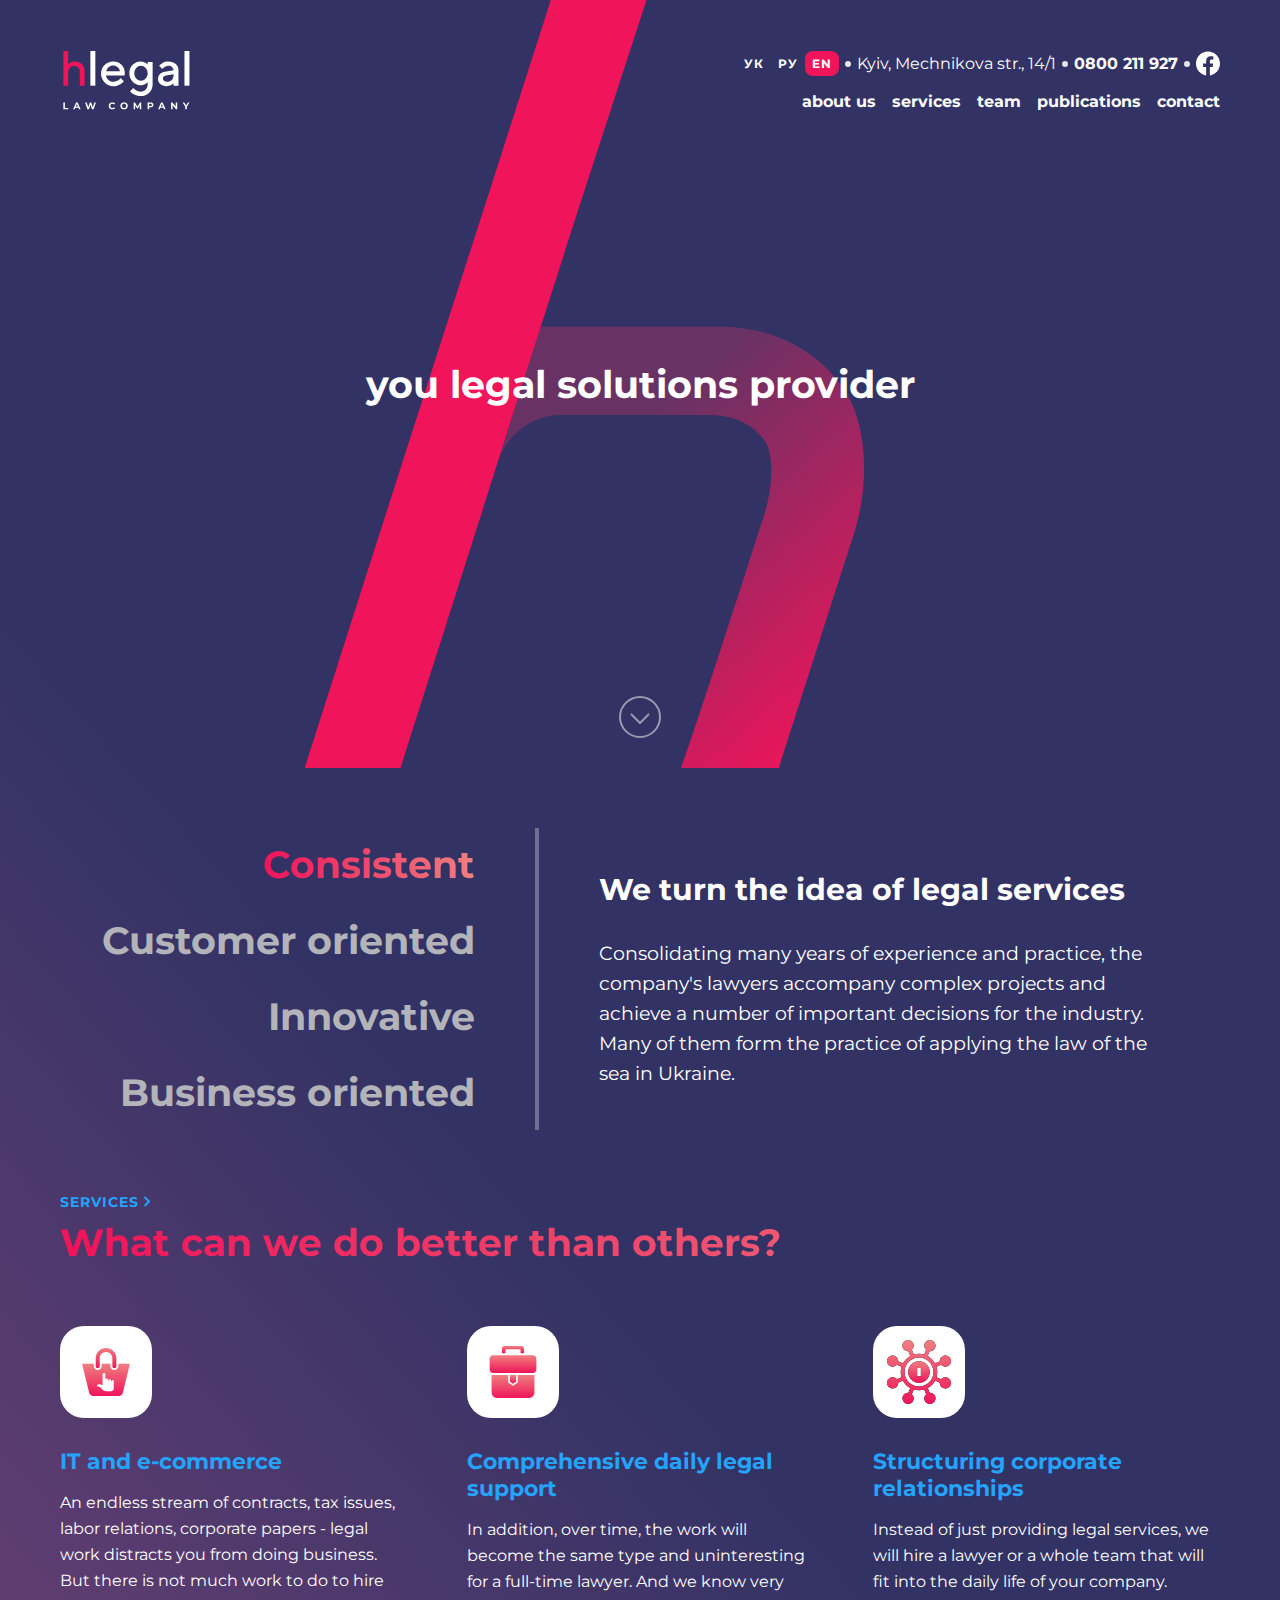
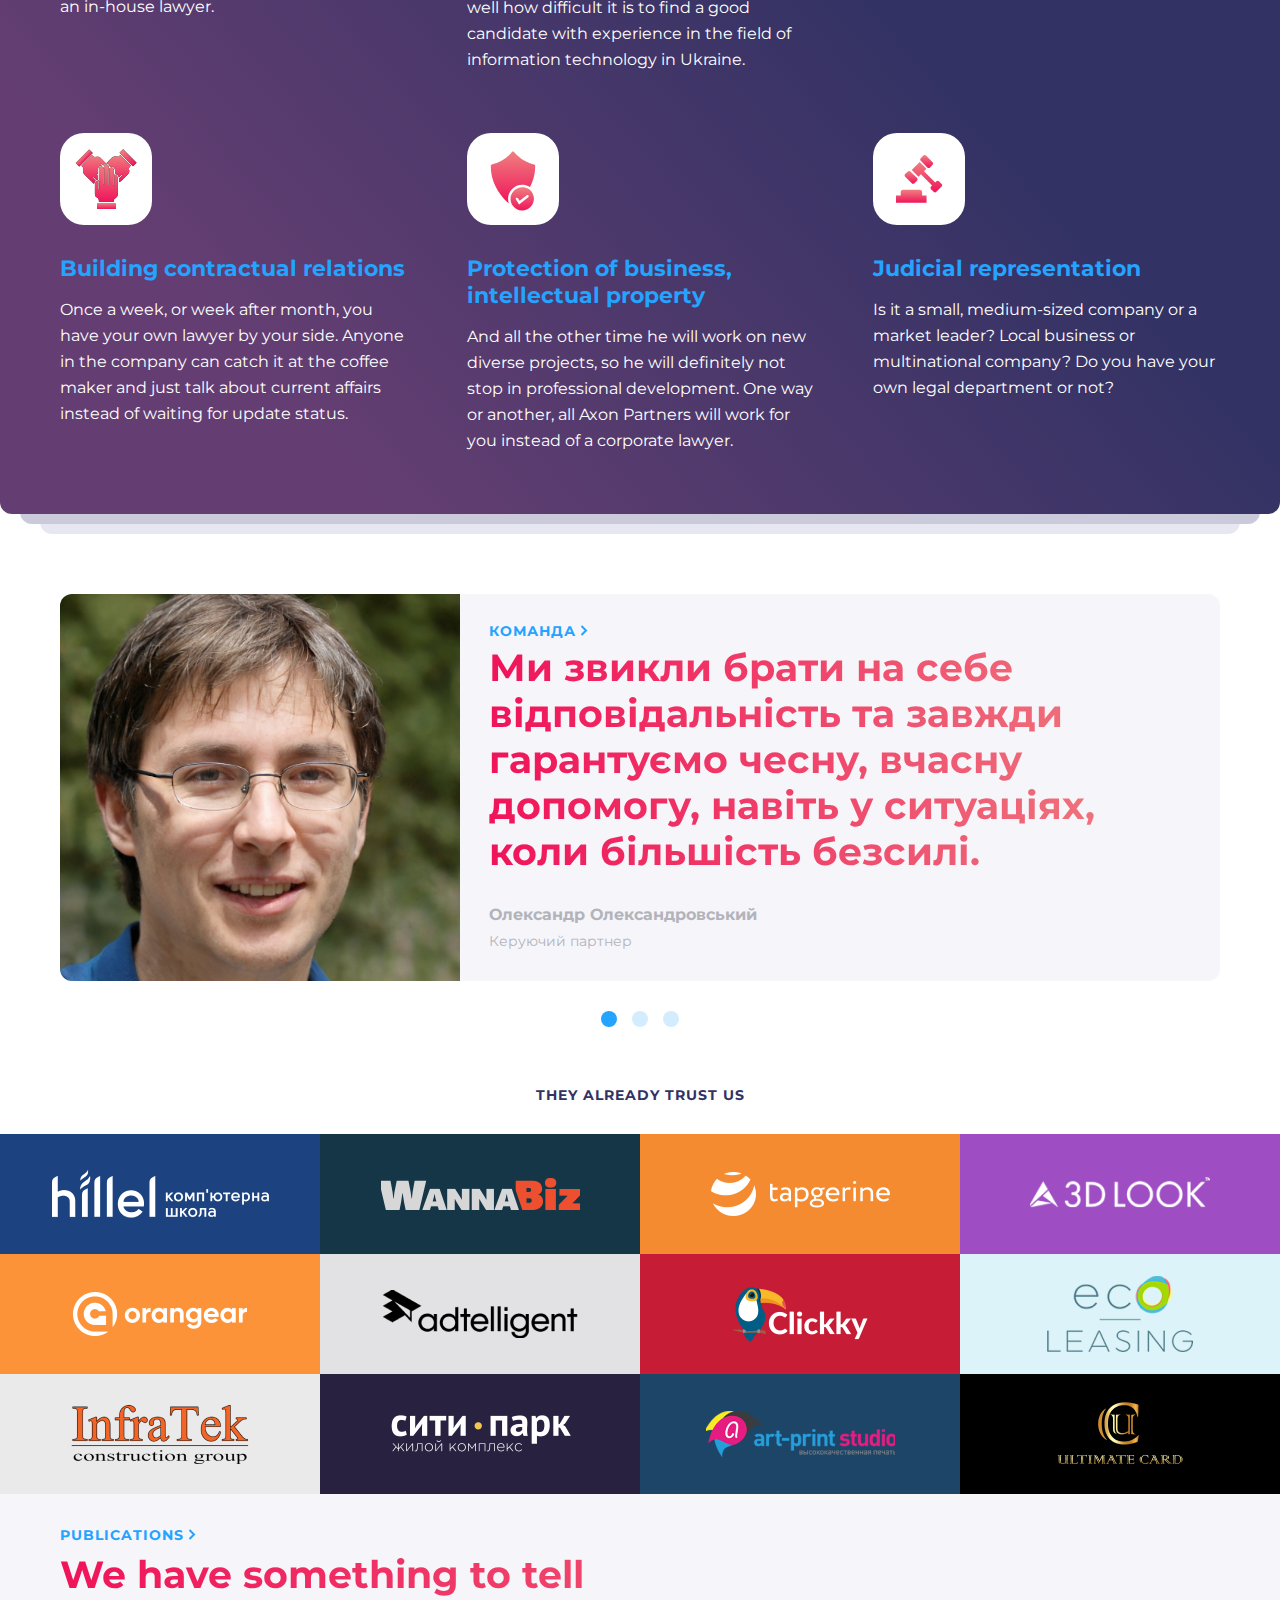
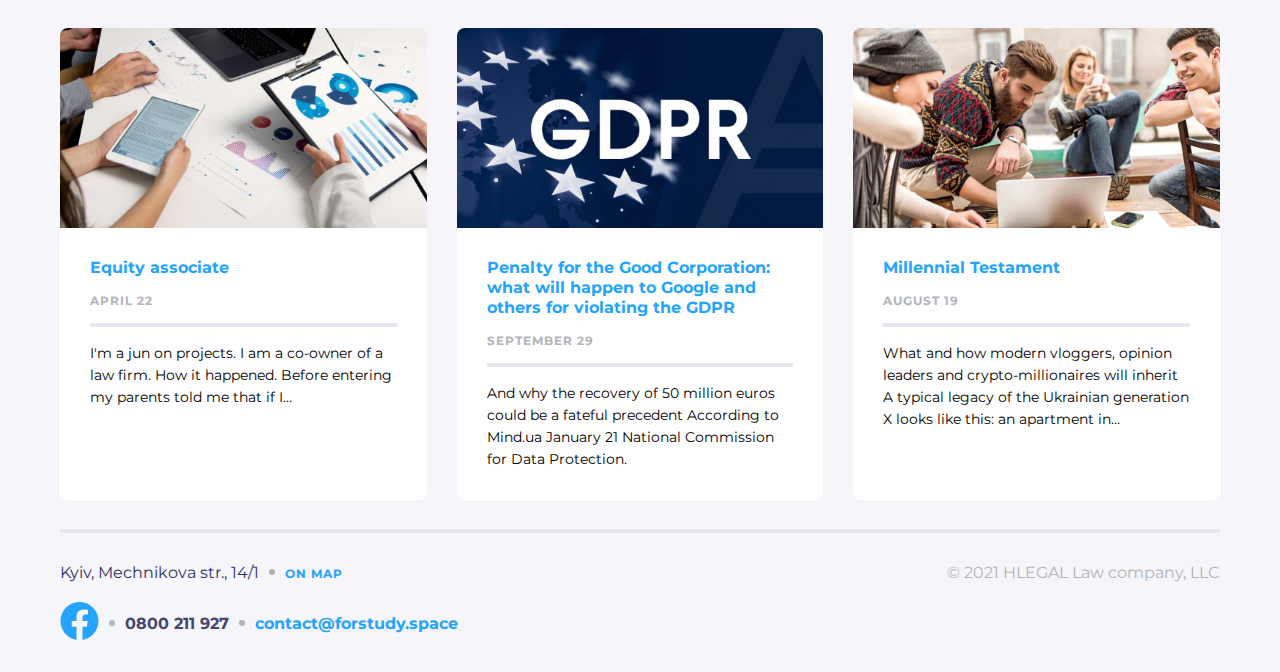
<file: app/index.html>
<!DOCTYPE html>
<html lang="en">
<head>
    <meta charset="UTF-8">
    <meta http-equiv="X-UA-Compatible" content="IE=edge">
    <meta name="viewport" content="width=device-width, initial-scale=1.0">
    <link rel="stylesheet" href="css/slick.css">
    <link rel="stylesheet" href="css/style.css">
    <title>Hlegal</title>
</head>
<body class="body">
    <div class="bg">
        <div class="container">
            <header class="header">
                <div class="header__top-line">
                    <ul class="header__language">
                        <li><a class="header__language-list">ук</a></li>
                        <li><a class="header__language-list">ру</a></li>
                        <li><a class="header__language-list active-lenguage">en</a></li>
                    </ul>
                    <div class="header__adress">Kyiv, Mechnikova str., 14/1</div>
                    <a class="header__phone" href="tel:0800211927">0800 211 927</a>
                    <a class="header__fb" href="#" aria-label="Link to facebook">
                        <svg class="header__svg" width="24" height="25" viewBox="0 0 24 25" fill="none" xmlns="http://www.w3.org/2000/svg">
                            <path d="M24 12.5733C24 5.90541 18.6274 0.5 12 0.5C5.37258 0.5 0 5.90541 0 12.5733C0 18.5995 4.38823 23.5943 10.125 24.5V16.0633H7.07813V12.5733H10.125V9.91343C10.125 6.88755 11.9165 5.21615 14.6576 5.21615C15.9705 5.21615 17.3438 5.45195 17.3438 5.45195V8.42313H15.8306C14.3399 8.42313 13.875 9.35379 13.875 10.3086V12.5733H17.2031L16.6711 16.0633H13.875V24.5C19.6118 23.5943 24 18.5995 24 12.5733Z" fill="white"/>
                        </svg>
                    </a>
                </div>
                <div class="header__logo-box">
                    <a href="index.html" class="header__logo"><img class="header__logo-img" src="./img/logo.svg" alt="logo" aria-label="Logotype, link to main page"></a>
                    <div class="header__breadcrumbs"></div>
                </div>
                <nav class="menu">
                    <button class="menu__body-btn" type="button">
                        <span class="menu__btn menu__btn-white"></span>
                        <span class="menu__btn menu__btn-white"></span>
                        <span class="menu__btn menu__btn-white"></span>
                    </button>
                    <ul class="menu__lists">
                        <li class="menu__list"><a class="menu__link" href="about.html">about us</a></li>
                        <li class="menu__list"><a class="menu__link" href="services.html">services</a></li>
                        <li class="menu__list"><a class="menu__link" href="team.html">team</a></li>
                        <li class="menu__list"><a class="menu__link" href="#">publications</a></li>
                        <li class="menu__list"><a class="menu__link" href="contact.html">contact</a></li>
                    </ul>
                </nav>
            </header>
            <section class="solution">
                    <h1 class="solution__title">you legal solutions provider</h1>
                    <a class="solution__img" href="#btn" aria-label="Link to first content block">
                        <svg class="solution__arrow" width="20" height="12" viewBox="0 0 20 12" fill="none" xmlns="http://www.w3.org/2000/svg">
                            <path d="M1 1L10 10L19 1" stroke="white" stroke-width="2"/>
                        </svg>
                    </a>
            </section>
            <section class="tab">
                <h2 class="visually-hidden" id="btn">Tabs</h2>
                <div class="tab__menu">
                    <button class="tab__button tab__active" type="button">Consistent</button>
                    <button class="tab__button" type="button">Customer oriented</button>
                    <button class="tab__button" type="button">Innovative</button>
                    <button class="tab__button" type="button">Business oriented</button>
                </div>
                <div class="tab__box show">
                    <h3 class="tab__title">We turn the idea of legal services</h3>
                    <p class="tab__text">Consolidating many years of experience and practice, the company's lawyers accompany complex projects and achieve a number of important decisions for the industry. Many of them form the practice of applying the law of the sea in Ukraine.</p>
                </div>
                <div class="tab__box">
                    <h3 class="tab__title">We turn the idea</h3>
                    <p class="tab__text">Consolidating many years of experience and practice, the company's lawyers accompany complex projects and achieve. Many of them form the practice of applying the law of the sea in Ukraine.</p>
                </div>
                <div class="tab__box">
                    <h3 class="tab__title">We turn the idea of services</h3>
                    <p class="tab__text">Consolidating many years of experience and practice, the company's lawyers accompany complex projects and achieve a number of important decisions for the industry. The practice of applying the law of the sea in Ukraine.</p>
                </div>
                <div class="tab__box">
                    <h3 class="tab__title">We turn legal services</h3>
                    <p class="tab__text">The company's lawyers accompany complex projects and achieve a number of important decisions for the industry. Many of them form the practice of applying the law of the sea in Ukraine.</p>
                </div>
            </section>
            <section class="better">
                <a class="better__link small-header" href="#">Services</a>
                <h2 class="title">What can we do better than others?</h2>
                <div class="better__container">
                    <article class="better__block">
                        <div class="better__block-img"><div class="better__img"><img class="better__img-01" src="./img/ecommerce.svg" alt="ecommerce"></div></div>
                        <h3 class="better__block-title"><a class="better__block-link" href="#">IT and e-commerce</a></h3>
                        <p class="better__block-text">An endless stream of contracts, tax issues, labor relations, corporate papers - legal work distracts you from doing business. But there is not much work to do to hire an in-house lawyer.</p>
                    </article>
                    <article class="better__block">
                        <div class="better__block-img"><div class="better__img"><img class="better__img-02" src="./img/support.svg" alt="support"></div></div>
                        <h3 class="better__block-title"><a class="better__block-link" href="#">Comprehensive daily legal support</a></h3>
                        <p class="better__block-text">In addition, over time, the work will become the same type and uninteresting for a full-time lawyer. And we know very well how difficult it is to find a good candidate with experience in the field of information technology in Ukraine.</p>
                    </article>
                    <article class="better__block">
                        <div class="better__block-img"><div class="better__img"><img class="better__img-03" src="./img/coprorate.svg" alt="coprorate"></div></div>
                        <h3 class="better__block-title"><a class="better__block-link" href="#">Structuring corporate relationships</a></h3>
                        <p class="better__block-text">Instead of just providing legal services, we will hire a lawyer or a whole team that will fit into the daily life of your company.</p>
                    </article>
                    <article class="better__block">
                        <div class="better__block-img"><div class="better__img"><img class="better__img-04" src="./img/trust.svg" alt="trust"></div></div>
                        <h3 class="better__block-title"><a class="better__block-link" href="#">Building contractual relations</a></h3>
                        <p class="better__block-text">Once a week, or week after month, you have your own lawyer by your side. Anyone in the company can catch it at the coffee maker and just talk about current affairs instead of waiting for update status.</p>
                    </article>
                    <article class="better__block">
                        <div class="better__block-img"><div class="better__img"><img class="better__img-05" src="./img/protection.svg" alt="protection"></div></div>
                        <h3 class="better__block-title"><a class="better__block-link" href="#">Protection of business, intellectual property</a></h3>
                        <p class="better__block-text">And all the other time he will work on new diverse projects, so he will definitely not stop in professional development. One way or another, all Axon Partners will work for you instead of a corporate lawyer.</p>
                    </article>
                    <article class="better__block">
                        <div class="better__block-img"><div class="better__img"><img class="better__img-06" src="./img/court.svg" alt="court"></div></div>
                        <h3 class="better__block-title"><a class="better__block-link" href="#">Judicial representation</a></h3>
                        <p class="better__block-text">Is it a small, medium-sized company or a market leader? Local business or multinational company? Do you have your own legal department or not?</p>
                    </article>
                </div>
            </section>
        </div>
    </div>
<main class="main">
    <div class="overlay"></div>
    <section class="slider container slider-js">
        <div class="slider__wrap" >
            <img class="slider__img" src="./img/men.jpg" srcset="./img/men@2x.jpg" alt="men">
            <div class="slider__container">
                <a class="slider__link small-header" href="#">команда</a>
                <h2 class="slider__title title">Ми звикли брати на себе відповідальність та завжди гарантуємо чесну, вчасну допомогу, навіть у ситуаціях, коли більшість безсилі.</h2>
                <p class="slider__name">Олександр Олександровський</p>
                <p class="slider__position">Керуючий партнер</p>
            </div>
        </div>
        <div class="slider__wrap" >
            <img class="slider__img" src="./img/men.jpg" srcset="./img/men@2x.jpg" alt="men">
            <div class="slider__container">
                <a class="slider__link small-header" href="#">команда</a>
                <h2 class="slider__title title">Ми звикли брати на себе відповідальність та завжди гарантуємо чесну, вчасну допомогу, навіть у ситуаціях, коли більшість безсилі.</h2>
                <p class="slider__name">Олександр Олександровський</p>
                <p class="slider__position">Керуючий партнер</p>
            </div>
        </div>
        <div class="slider__wrap" >
            <img class="slider__img" src="./img/men.jpg" srcset="./img/men@2x.jpg" alt="men">
            <div class="slider__container">
                <a class="slider__link small-header" href="#">команда</a>
                <h2 class="slider__title title">Ми звикли брати на себе відповідальність та завжди гарантуємо чесну, вчасну допомогу, навіть у ситуаціях, коли більшість безсилі.</h2>
                <p class="slider__name">Олександр Олександровський</p>
                <p class="slider__position">Керуючий партнер</p>
            </div>
        </div>
    </section>
    <section class="brends">
        <h2 class="brends__title">They already trust us</h2>
        <div class="brends__logos">
            <div class="brends__logo-1"><img class="brends__logo" src="./img/hillel.png" alt="hillel"></div>
            <div class="brends__logo-2"><img class="brends__logo" src="./img/wanna.png" alt="wanna"></div>
            <div class="brends__logo-3"><img class="brends__logo" src="./img/tap.png" alt="tap"></div>
            <div class="brends__logo-4"><img class="brends__logo" src="./img/3dlook.png" alt="3dlook"></div>
            <div class="brends__logo-5"><img class="brends__logo" src="./img/orangear.png" alt="orangear"></div>
            <div class="brends__logo-6"><img class="brends__logo" src="./img/adtelige.png" alt="adtelige"></div>
            <div class="brends__logo-7"><img class="brends__logo" src="./img/clickky.png" alt="clickky"></div>
            <div class="brends__logo-8"><img class="brends__logo" src="./img/ecolease.png" alt="ecolease"></div>
            <div class="brends__logo-9"><img class="brends__logo" src="./img/infra.png" alt="infra"></div>
            <div class="brends__logo-10"><img class="brends__logo" src="./img/city.png" alt="city"></div>
            <div class="brends__logo-11"><img class="brends__logo" src="./img/artprint.png" alt="artprint"></div>
            <div class="brends__logo-12"><img class="brends__logo" src="./img/ultimate.png" alt="ultimate"></div>
        </div>
    </section>
    <section class="publications ">
        <div class="container">
            <a class="publications__main-link small-header" href="#">Publications</a>
            <h2 class="publications__main-title title">We have something to tell</h2>
            <div class="publications__containers">
                <article class="publications__container">
                    <img class="publications__img img1" src="./img/tablet.jpg" alt="tablet">
                    <div class="publications__wrap">
                        <a class="publications__title" href="#">Equity associate</a>
                        <p class="publications__date">April 22</p>
                        <p class="publications__text">I'm a jun on projects. I am a co-owner of a law firm. How it happened. Before entering my parents told me that if I…</p>
                    </div>
                </article>
                <article class="publications__container">
                    <img class="publications__img img2" src="./img/gdpr.jpg" alt="gdpr">
                    <div class="publications__wrap">
                        <a class="publications__title" href="#">Penalty for the Good Corporation: what will happen to Google and others for violating the GDPR</a>
                        <p class="publications__date">September 29</p>
                        <p class="publications__text">And why the recovery of 50 million euros could be a fateful precedent According to Mind.ua January 21 National Commission for Data Protection.</p>
                    </div>
                </article>
                <article class="publications__container">
                    <img class="publications__img img3" src="./img/friends.jpg" alt="friends">
                    <div class="publications__wrap">
                        <a class="publications__title" href="#">Millennial Testament</a>
                        <p class="publications__date">August 19</p>
                        <p class="publications__text">What and how modern vloggers, opinion leaders and crypto-millionaires will inherit A typical legacy of the Ukrainian generation X looks like this: an apartment in…</p>
                    </div>
                </article>
            </div>
        </div>
    </section>
</main>
<footer class="footer">
    <div class="container">
        <div class="footer__wrap">
            <div class="footer__top-block"> 
                <p class="footer__adress">Kyiv, Mechnikova str., 14/1</p>
                <a class="footer__link" href="#">On map</a>
            </div>
            <div class="footer__bottom-block" >
                <a class="footer__facebook" href="#" aria-label="Link to facebook">
                    <svg class="footer__svg" width="39" height="38" viewBox="0 0 39 38" fill="none" xmlns="http://www.w3.org/2000/svg">
                        <path d="M38.5 19.1161C38.5 8.55857 29.9934 0 19.5 0C9.00658 0 0.5 8.55857 0.5 19.1161C0.5 28.6575 7.44803 36.5659 16.5312 38V24.6419H11.707V19.1161H16.5312V14.9046C16.5312 10.1136 19.3678 7.46723 23.7078 7.46723C25.7866 7.46723 27.9609 7.84059 27.9609 7.84059V12.545H25.5651C23.2048 12.545 22.4688 14.0185 22.4688 15.5302V19.1161H27.7383L26.8959 24.6419H22.4688V38C31.552 36.5659 38.5 28.6575 38.5 19.1161Z" fill="#24A3FF"/>
                    </svg>
                </a>
                <a class="footer__phone" href="tel:0800211927">0800 211 927</a>
                <a class="footer__mail" href="mailto:contact@forstudy.space">contact@forstudy.space</a>
            </div>
            <p class="footer__company">© 2021 HLEGAL Law company, LLC</p>
        </div>
    </div>
</footer>
<script
  src="https://code.jquery.com/jquery-3.6.3.min.js"
  integrity="sha256-pvPw+upLPUjgMXY0G+8O0xUf+/Im1MZjXxxgOcBQBXU="
  crossorigin="anonymous">
</script>
<script src="./js/slick.min.js"></script>
<script src="./js/all.js"></script>
</body>
</html>
</file>
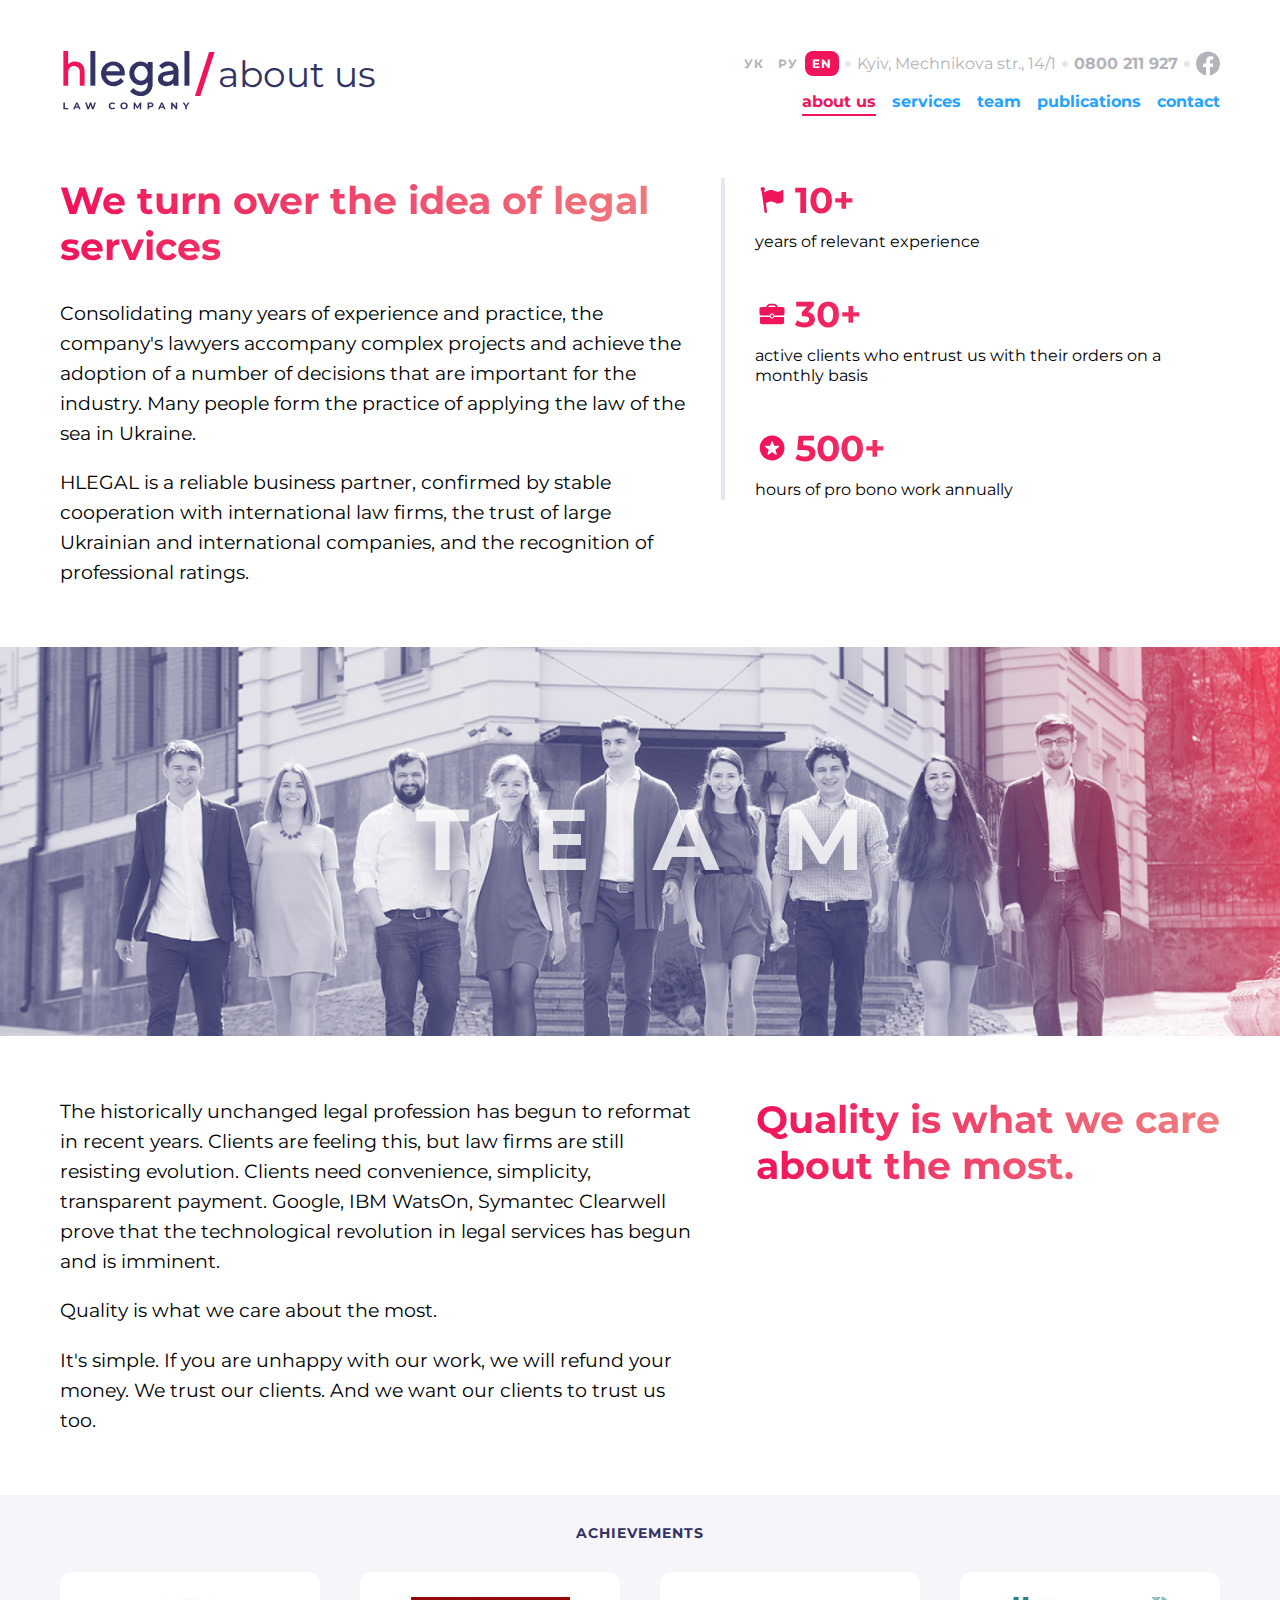
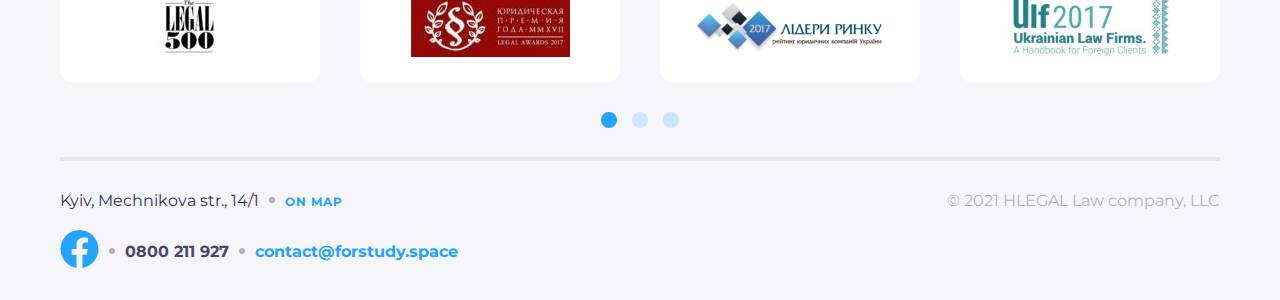
<file: app/about.html>
<!DOCTYPE html>
<html lang="en">
<head>
    <meta charset="UTF-8">
    <meta http-equiv="X-UA-Compatible" content="IE=edge">
    <meta name="viewport" content="width=device-width, initial-scale=1.0">
    <link rel="stylesheet" href="css/style.css">
    <title>About us</title>
</head>
<body class="body body--white">
    <div class="container">
        <header class="header header-white">
            <div class="header__top-line header-white__top-line">
                <ul class="header__language">
                    <li><a class="header__language-list header-white__language-list">ук</a></li>
                    <li><a class="header__language-list header-white__language-list">ру</a></li>
                    <li><a class="header__language-list header-white__language-list active-lenguage-white">en</a></li>
                </ul>
                <div class="header__adress">Kyiv, Mechnikova str., 14/1</div>
                <a class="header__phone header-white__phone" href="tel:0800211927">0800 211 927</a>
                <a class="header__fb" href="#" aria-label="Link to facebook">
                    <svg class="header__svg header__svg-white" width="24" height="25" viewBox="0 0 24 25" fill="none" xmlns="http://www.w3.org/2000/svg">
                        <path d="M24 12.5733C24 5.90541 18.6274 0.5 12 0.5C5.37258 0.5 0 5.90541 0 12.5733C0 18.5995 4.38823 23.5943 10.125 24.5V16.0633H7.07813V12.5733H10.125V9.91343C10.125 6.88755 11.9165 5.21615 14.6576 5.21615C15.9705 5.21615 17.3438 5.45195 17.3438 5.45195V8.42313H15.8306C14.3399 8.42313 13.875 9.35379 13.875 10.3086V12.5733H17.2031L16.6711 16.0633H13.875V24.5C19.6118 23.5943 24 18.5995 24 12.5733Z" fill="white"/>
                    </svg>
                </a>
            </div>
            <div class="header__logo-box">
                <a href="index.html" class="header__logo"><img class="header__logo-img" src="./img/logo-white.svg" alt="logo" aria-label="Logotype, link to main page"></a>
                <div class="header__breadcrumbs header__breadcrumbs-active">about us</div>
            </div>
            <nav class="menu">
                <button class="menu__body-btn" type="button">
                    <span class="menu__btn"></span>
                    <span class="menu__btn"></span>
                    <span class="menu__btn"></span>
                </button>
                <ul class="menu__lists">
                    <li class="menu__list"><a class="menu__link menu__link-white menu__link-active" href="about.html">about us</a></li>
                    <li class="menu__list"><a class="menu__link menu__link-white" href="services.html">services</a></li>
                    <li class="menu__list"><a class="menu__link menu__link-white" href="team.html">team</a></li>
                    <li class="menu__list"><a class="menu__link menu__link-white" href="#">publications</a></li>
                    <li class="menu__list"><a class="menu__link menu__link-white" href="contact.html">contact</a></li>
                </ul>
            </nav>
        </header>
    </div>
<main class="main">
    <div class="overlay"></div>
    <section class="about-us container">
        <div class="about-us__wrap">
            <h1 class="title title-white">We turn over the idea of legal services</h1>
            <div class="about">
                <p class="about__text about__text">Consolidating many years of experience and practice, the company's lawyers accompany complex projects and achieve the adoption of a number of decisions that are important for the industry. Many people form the practice of applying the law of the sea in Ukraine.</p>
                <p class="about__text about__text-bottom">HLEGAL is a reliable business partner, confirmed by stable cooperation with international law firms, the trust of large Ukrainian and international companies, and the recognition of professional ratings.</p>
            </div>
        </div>
        <div class="about-us__experience">
            <h3 class="about-us__experience-title about-us__experience-title--01">10+</h3>
            <p class="about-us__experience-text">years of relevant experience</p>
            <h3 class="about-us__experience-title about-us__experience-title--02">30+</h3>
            <p class="about-us__experience-text">active clients who entrust us with their orders on a monthly basis</p>
            <h3 class="about-us__experience-title about-us__experience-title--03">500+</h3>
            <p class="about-us__experience-text">hours of pro bono work annually</p>
        </div>
    </section>
    <section class="team">
        <div class="team__wrap-img">
            <div class="container team__padding">
            <picture>
                <source media="(min-width: 1024px)" srcset="./img/team-big.jpg 1x, ./img/team-big@2x.jpg 2x">
                <source media="(min-width: 768px)" srcset="./img/team-medium.jpg 1x, ./img/team-medium@2x.jpg 2x">
                <img class="team__img" src="./img/team.jpg" alt="team" srcset="./img/team@2x.jpg">
            </picture>
            <p class="team__img-title">team</p>
        </div>
        </div>
        <div class="team__wrap container">
            <div class="about">
                <p class="about__text about__text-padding">The historically unchanged legal profession has begun to reformat in recent years. Clients are feeling this, but law firms are still resisting evolution. Clients need convenience, simplicity, transparent payment. Google, IBM WatsOn, Symantec Clearwell prove that the technological revolution in legal services has begun and is imminent.</p>
                <p class="about__text about__text-center">Quality is what we care about the most.</p>
                <p class="about__text about__text-bottom">It's simple. If you are unhappy with our work, we will refund your money. We trust our clients. And we want our clients to trust us too.</p>
            </div>
            <h2 class="title title-white title-second">Quality is what we care about the most.</h2>
        </div>
    </section >
    <section class="slider-small">
        <div class="slider container slider--padding">
            <div class="slider__wrap">
                <h2 class="slider__title-about">achievements</h2>
                <div class="slider__about-wrap">
                    <div class="slider__about-item"><img class="slider__about-img" src="./img/slayd-01.jpg" alt="slayd-1" srcset="./img/slayd-01@2x.jpg"></div>
                    <div class="slider__about-item"><img class="slider__about-img" src="./img/slayd-02.jpg" alt="slayd-2" srcset="./img/slayd-02@2x.jpg"></div>
                    <div class="slider__about-item"><img class="slider__about-img" src="./img/slayd-03.jpg" alt="slayd-3" srcset="./img/slayd-03@2x.jpg"></div>
                    <div class="slider__about-item"><img class="slider__about-img" src="./img/slayd-04.jpg" alt="slayd-4" srcset="./img/slayd-04@2x.jpg"></div>
                </div>
                <ul class="slider-circles">
                    <li class="slider-circles__item slider-circles__active"></li>
                    <li class="slider-circles__item"></li>
                    <li class="slider-circles__item"></li>
                    <li class="slider-circles__item"></li>
                    <li class="slider-circles__item"></li>
                    <li class="slider-circles__item"></li>
                </ul>
            </div>
        </div>
    </section>
</main>
<footer class="footer">
    <div class="container">
        <div class="footer__wrap footer__wrap-second">
            <div class="footer__top-block footer__top-second"> 
                <p class="footer__adress">Kyiv, Mechnikova str., 14/1</p>
                <a class="footer__link" href="#">On map</a>
            </div>
            <div class="footer__bottom-block footer__bottom-second">
                <a class="footer__facebook" href="#" aria-label="Link to facebook">
                    <svg class="footer__svg" width="39" height="38" viewBox="0 0 39 38" fill="none" xmlns="http://www.w3.org/2000/svg">
                        <path d="M38.5 19.1161C38.5 8.55857 29.9934 0 19.5 0C9.00658 0 0.5 8.55857 0.5 19.1161C0.5 28.6575 7.44803 36.5659 16.5312 38V24.6419H11.707V19.1161H16.5312V14.9046C16.5312 10.1136 19.3678 7.46723 23.7078 7.46723C25.7866 7.46723 27.9609 7.84059 27.9609 7.84059V12.545H25.5651C23.2048 12.545 22.4688 14.0185 22.4688 15.5302V19.1161H27.7383L26.8959 24.6419H22.4688V38C31.552 36.5659 38.5 28.6575 38.5 19.1161Z" fill="#24A3FF"/>
                    </svg>
                </a>
                <a class="footer__phone" href="tel:0800211927">0800 211 927</a>
                <a class="footer__mail" href="mailto:contact@forstudy.space">contact@forstudy.space</a>
            </div>
            <p class="footer__company footer__company-second">© 2021 HLEGAL Law company, LLC</p>
        </div>
    </div>
</footer>
<script src="./js/all.js"></script>
</body>
</html>
</file>
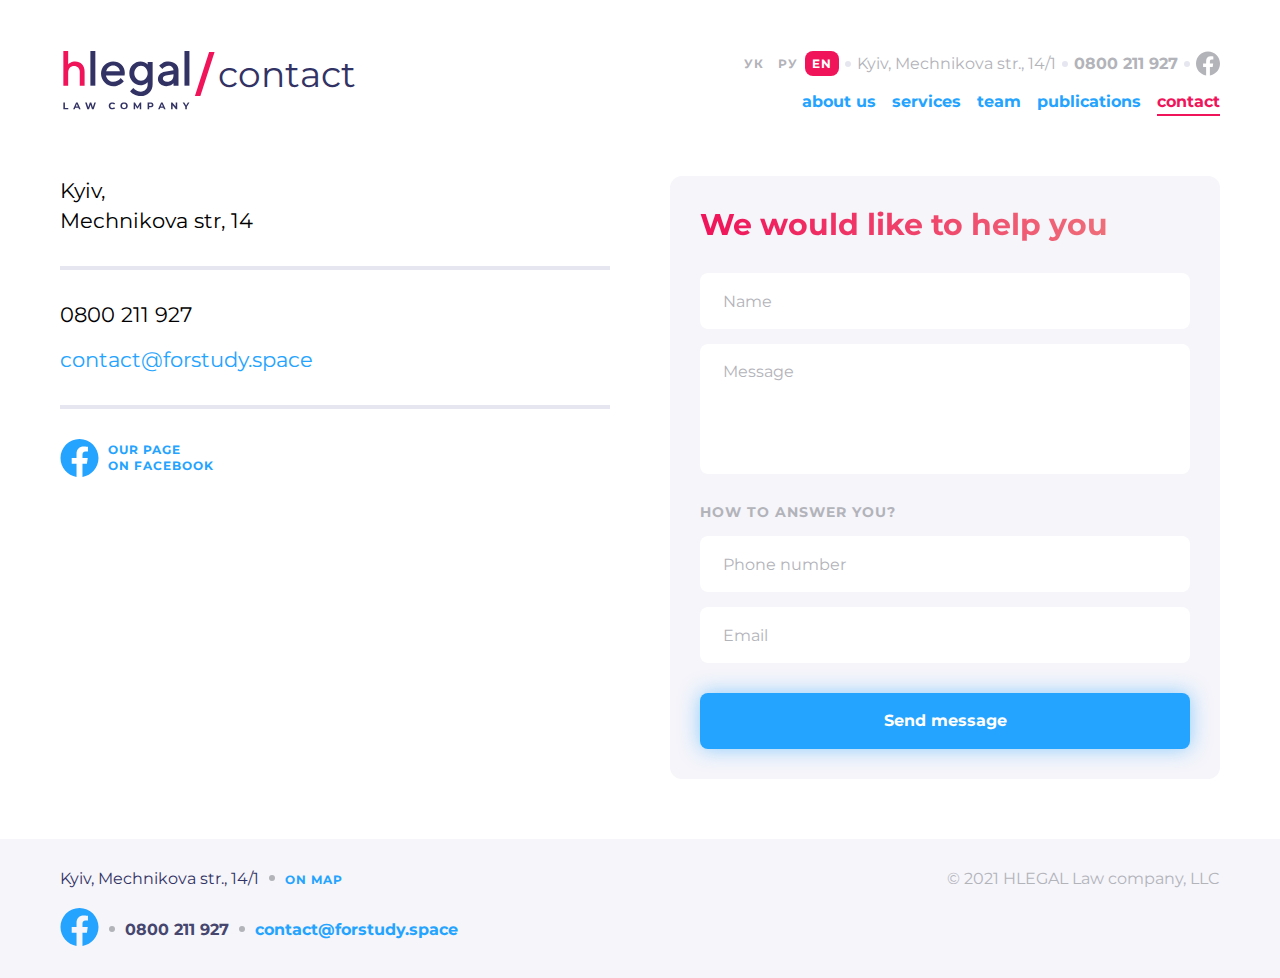
<file: app/contact.html>
<!DOCTYPE html>
<html lang="en">
<head>
    <meta charset="UTF-8">
    <meta http-equiv="X-UA-Compatible" content="IE=edge">
    <meta name="viewport" content="width=device-width, initial-scale=1.0">
    <link rel="stylesheet" href="css/style.css">
    <title>Contact</title>
</head>
<body class="body body--white">
    <div class="container">
        <header class="header header-white">
            <div class="header__top-line header-white__top-line">
                <ul class="header__language">
                    <li><a class="header__language-list header-white__language-list">ук</a></li>
                    <li><a class="header__language-list header-white__language-list">ру</a></li>
                    <li><a class="header__language-list header-white__language-list active-lenguage-white">en</a></li>
                </ul>
                <div class="header__adress">Kyiv, Mechnikova str., 14/1</div>
                <a class="header__phone header-white__phone" href="tel:0800211927">0800 211 927</a>
                <a class="header__fb" href="#" aria-label="Link to facebook">
                    <svg class="header__svg header__svg-white" width="24" height="25" viewBox="0 0 24 25" fill="none" xmlns="http://www.w3.org/2000/svg">
                        <path d="M24 12.5733C24 5.90541 18.6274 0.5 12 0.5C5.37258 0.5 0 5.90541 0 12.5733C0 18.5995 4.38823 23.5943 10.125 24.5V16.0633H7.07813V12.5733H10.125V9.91343C10.125 6.88755 11.9165 5.21615 14.6576 5.21615C15.9705 5.21615 17.3438 5.45195 17.3438 5.45195V8.42313H15.8306C14.3399 8.42313 13.875 9.35379 13.875 10.3086V12.5733H17.2031L16.6711 16.0633H13.875V24.5C19.6118 23.5943 24 18.5995 24 12.5733Z" fill="white"/>
                    </svg>
                </a>
            </div>
            <div class="header__logo-box">
                <a href="index.html" class="header__logo"><img class="header__logo-img" src="./img/logo-white.svg" alt="logo" aria-label="Logotype, link to main page"></a>
                <div class="header__breadcrumbs header__breadcrumbs-active">contact</div>
            </div>
            <nav class="menu">
                <button class="menu__body-btn" type="button">
                    <span class="menu__btn"></span>
                    <span class="menu__btn"></span>
                    <span class="menu__btn"></span>
                </button>
                <ul class="menu__lists">
                    <li class="menu__list"><a class="menu__link menu__link-white" href="about.html">about us</a></li>
                    <li class="menu__list"><a class="menu__link menu__link-white" href="services.html">services</a></li>
                    <li class="menu__list"><a class="menu__link menu__link-white" href="team.html">team</a></li>
                    <li class="menu__list"><a class="menu__link menu__link-white" href="#">publications</a></li>
                    <li class="menu__list"><a class="menu__link menu__link-white menu__link-active" href="contact.html">contact</a></li>
                </ul>
            </nav>
        </header>
    </div>
<main class="main">
    <div class="overlay"></div>
    <section class="contact container">
        <div class="contact__wrap">
            <div class="contact__container">
                <p class="contact__text">Kyiv,</p>
                <p class="contact__text">Mechnikova str, 14</p>
            </div>
            <div class="contact__container">
                <p class="contact__text">0800 211 927</p>
                <a class="contact__email" href="mailto:contact@forstudy.space">contact@forstudy.space</a>
            </div>
            <div class="contact__facebook-container">
                <a class="contact__facebook" href="#" aria-label="Link to facebook">
                    <svg class="contact__svg" width="39" height="38" viewBox="0 0 39 38" fill="none" xmlns="http://www.w3.org/2000/svg">
                        <path d="M38.5 19.1161C38.5 8.55857 29.9934 0 19.5 0C9.00658 0 0.5 8.55857 0.5 19.1161C0.5 28.6575 7.44803 36.5659 16.5312 38V24.6419H11.707V19.1161H16.5312V14.9046C16.5312 10.1136 19.3678 7.46723 23.7078 7.46723C25.7866 7.46723 27.9609 7.84059 27.9609 7.84059V12.545H25.5651C23.2048 12.545 22.4688 14.0185 22.4688 15.5302V19.1161H27.7383L26.8959 24.6419H22.4688V38C31.552 36.5659 38.5 28.6575 38.5 19.1161Z" fill="#24A3FF"/>
                    </svg>
                    <span class="contact__facebook-text">Our page<br>on facebook</span>
                </a>
            </div>
        </div>
        <div class="popup popup--white">
            <div class="popup__header">
                <h1 class="title title--popup">We would like to help you</h1>
                <span class="popup__navigation"></span>
            </div>
            <form class="popup__form" method="post">
                <p>
                    <label>
                        <input class="popup__input" type="text" placeholder="Name"  name="name">
                    </label>
                </p>
                <p>
                    <label>
                        <textarea class="popup__input popup__input-message" placeholder="Message" name="message"></textarea>
                    </label>
                </p>
                <h2 class="popup__title">How to answer you?</h2>
                <p>
                    <label>
                        <input class="popup__input" type="tel" name="phone" placeholder="Phone number" >
                    </label>
                </p>
                <p>
                    <label>
                        <input class="popup__input" type="email" name="email" placeholder="Email" >
                    </label>
                </p>
                <p class="popup__paragraf">
                    <input class="popup__input popup__button" name="button" type="submit" value="Send message">
                </p>
            </form>
        </div>
    </section>
</main>
<footer class="footer footer--white">
    <div class="container">
        <div class="footer__wrap footer__wrap-white footer__wrap-second">
            <div class="footer__top-block footer__top-second"> 
                <p class="footer__adress">Kyiv, Mechnikova str., 14/1</p>
                <a class="footer__link" href="#">On map</a>
            </div>
            <div class="footer__bottom-block footer__bottom-second">
                <a class="footer__facebook" href="#" aria-label="Link to facebook">
                    <svg class="footer__svg" width="39" height="38" viewBox="0 0 39 38" fill="none" xmlns="http://www.w3.org/2000/svg">
                        <path d="M38.5 19.1161C38.5 8.55857 29.9934 0 19.5 0C9.00658 0 0.5 8.55857 0.5 19.1161C0.5 28.6575 7.44803 36.5659 16.5312 38V24.6419H11.707V19.1161H16.5312V14.9046C16.5312 10.1136 19.3678 7.46723 23.7078 7.46723C25.7866 7.46723 27.9609 7.84059 27.9609 7.84059V12.545H25.5651C23.2048 12.545 22.4688 14.0185 22.4688 15.5302V19.1161H27.7383L26.8959 24.6419H22.4688V38C31.552 36.5659 38.5 28.6575 38.5 19.1161Z" fill="#24A3FF"/>
                    </svg>
                </a>
                <a class="footer__phone" href="tel:0800211927">0800 211 927</a>
                <a class="footer__mail" href="mailto:contact@forstudy.space">contact@forstudy.space</a>
            </div>
            <p class="footer__company footer__company-second">© 2021 HLEGAL Law company, LLC</p>
        </div>
    </div>
</footer>
<script src="./js/all.js"></script>
</body>
</html>
</file>
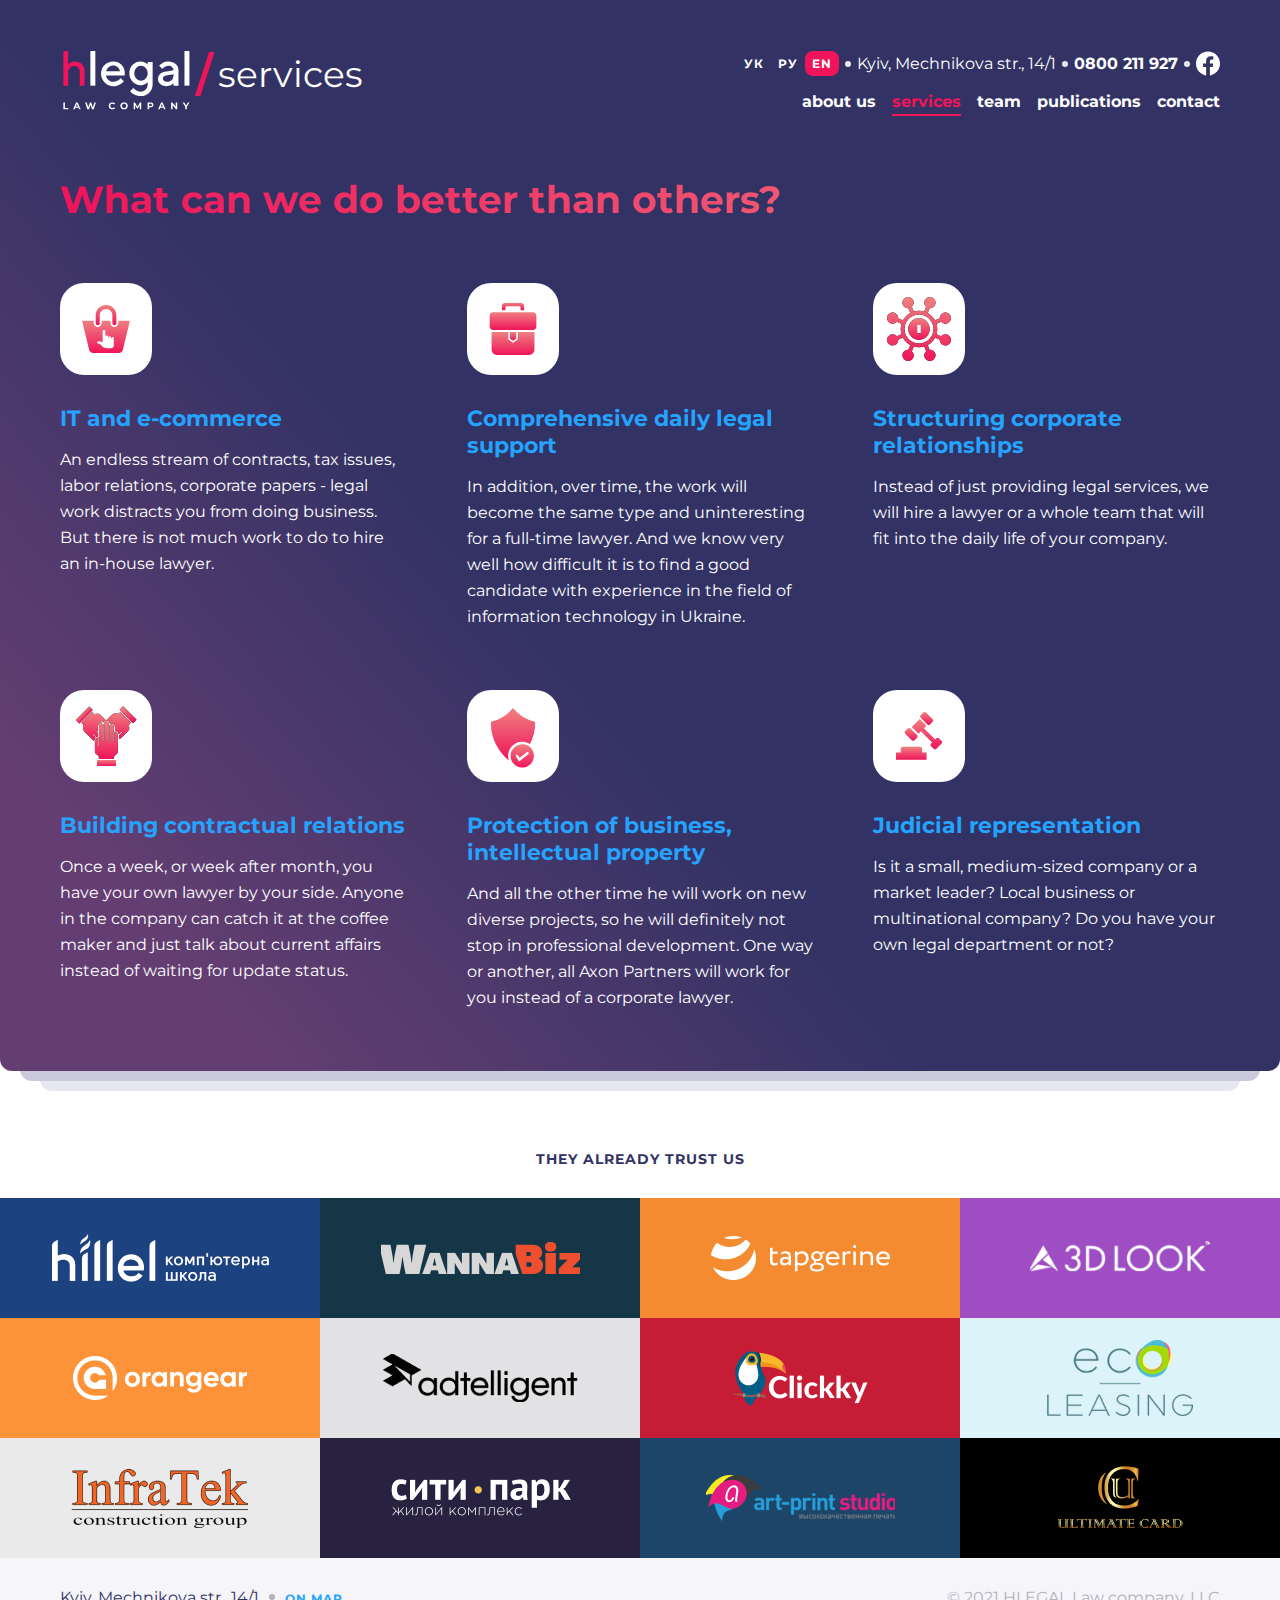
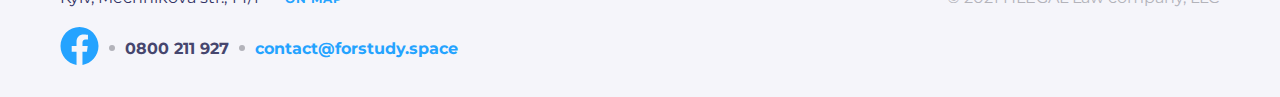
<file: app/services.html>
<!DOCTYPE html>
<html lang="en">
<head>
    <meta charset="UTF-8">
    <meta http-equiv="X-UA-Compatible" content="IE=edge">
    <meta name="viewport" content="width=device-width, initial-scale=1.0">
    <link rel="stylesheet" href="css/style.css">
    <title>Hlegal</title>
</head>
<body class="body">
    <div class="bg bg-services">
        <div class="container">
            <header class="header header--services">
                <div class="header__top-line header__line-white">
                    <ul class="header__language">
                        <li><a class="header__language-list">ук</a></li>
                        <li><a class="header__language-list">ру</a></li>
                        <li><a class="header__language-list active-lenguage">en</a></li>
                    </ul>
                    <div class="header__adress">Kyiv, Mechnikova str., 14/1</div>
                    <a class="header__phone" href="tel:0800211927">0800 211 927</a>
                    <a class="header__fb" href="#" aria-label="Link to facebook">
                        <svg class="header__svg" width="24" height="25" viewBox="0 0 24 25" fill="none" xmlns="http://www.w3.org/2000/svg">
                            <path d="M24 12.5733C24 5.90541 18.6274 0.5 12 0.5C5.37258 0.5 0 5.90541 0 12.5733C0 18.5995 4.38823 23.5943 10.125 24.5V16.0633H7.07813V12.5733H10.125V9.91343C10.125 6.88755 11.9165 5.21615 14.6576 5.21615C15.9705 5.21615 17.3438 5.45195 17.3438 5.45195V8.42313H15.8306C14.3399 8.42313 13.875 9.35379 13.875 10.3086V12.5733H17.2031L16.6711 16.0633H13.875V24.5C19.6118 23.5943 24 18.5995 24 12.5733Z" fill="white"/>
                        </svg>
                    </a>
                </div>
                <div class="header__logo-box">
                    <a href="index.html" class="header__logo"><img class="header__logo-img" src="./img/logo.svg" alt="logo" aria-label="Logotype, link to main page"></a>
                    <div class="header__breadcrumbs header__breadcrumbs-active header__breadcrumbs-white">services</div>
                </div>
                <nav class="menu">
                    <button class="menu__body-btn" type="button">
                        <span class="menu__btn menu__btn-white"></span>
                        <span class="menu__btn menu__btn-white"></span>
                        <span class="menu__btn menu__btn-white"></span>
                    </button>
                    <ul class="menu__lists">
                        <li class="menu__list"><a class="menu__link" href="about.html">about us</a></li>
                        <li class="menu__list"><a class="menu__link menu__link-active" href="services.html">services</a></li>
                        <li class="menu__list"><a class="menu__link" href="team.html">team</a></li>
                        <li class="menu__list"><a class="menu__link" href="#">publications</a></li>
                        <li class="menu__list"><a class="menu__link" href="contact.html">contact</a></li>
                    </ul>
                </nav>
            </header>
            <section class="better better--services">
                <h1 class="title">What can we do better than others?</h1>
                <div class="better__container">
                    <article class="better__block">
                        <div class="better__block-img"><div class="better__img"><img class="better__img-01" src="./img/ecommerce.svg" alt="ecommerce"></div></div>
                        <h3 class="better__block-title"><a class="better__block-link" href="#">IT and e-commerce</a></h3>
                        <p class="better__block-text">An endless stream of contracts, tax issues, labor relations, corporate papers - legal work distracts you from doing business. But there is not much work to do to hire an in-house lawyer.</p>
                    </article>
                    <article class="better__block">
                        <div class="better__block-img"><div class="better__img"><img class="better__img-02" src="./img/support.svg" alt="support"></div></div>
                        <h3 class="better__block-title"><a class="better__block-link" href="#">Comprehensive daily legal support</a></h3>
                        <p class="better__block-text">In addition, over time, the work will become the same type and uninteresting for a full-time lawyer. And we know very well how difficult it is to find a good candidate with experience in the field of information technology in Ukraine.</p>
                    </article>
                    <article class="better__block">
                        <div class="better__block-img"><div class="better__img"><img class="better__img-03" src="./img/coprorate.svg" alt="coprorate"></div></div>
                        <h3 class="better__block-title"><a class="better__block-link" href="#">Structuring corporate relationships</a></h3>
                        <p class="better__block-text">Instead of just providing legal services, we will hire a lawyer or a whole team that will fit into the daily life of your company.</p>
                    </article>
                    <article class="better__block">
                        <div class="better__block-img"><div class="better__img"><img class="better__img-04" src="./img/trust.svg" alt="trust"></div></div>
                        <h3 class="better__block-title"><a class="better__block-link" href="#">Building contractual relations</a></h3>
                        <p class="better__block-text">Once a week, or week after month, you have your own lawyer by your side. Anyone in the company can catch it at the coffee maker and just talk about current affairs instead of waiting for update status.</p>
                    </article>
                    <article class="better__block">
                        <div class="better__block-img"><div class="better__img"><img class="better__img-05" src="./img/protection.svg" alt="protection"></div></div>
                        <h3 class="better__block-title"><a class="better__block-link" href="#">Protection of business, intellectual property</a></h3>
                        <p class="better__block-text">And all the other time he will work on new diverse projects, so he will definitely not stop in professional development. One way or another, all Axon Partners will work for you instead of a corporate lawyer.</p>
                    </article>
                    <article class="better__block">
                        <div class="better__block-img"><div class="better__img"><img class="better__img-06" src="./img/court.svg" alt="court"></div></div>
                        <h3 class="better__block-title"><a class="better__block-link" href="#">Judicial representation</a></h3>
                        <p class="better__block-text">Is it a small, medium-sized company or a market leader? Local business or multinational company? Do you have your own legal department or not?</p>
                    </article>
                </div>
            </section>
        </div>
    </div>
<main class="main">
    <div class="overlay"></div>
    <section class="brends">
        <h2 class="brends__title brends__title-white">They already trust us</h2>
        <div class="brends__logos">
            <div class="brends__logo-1"><img class="brends__logo" src="./img/hillel.png" alt="hillel"></div>
            <div class="brends__logo-2"><img class="brends__logo" src="./img/wanna.png" alt="wanna"></div>
            <div class="brends__logo-3"><img class="brends__logo" src="./img/tap.png" alt="tap"></div>
            <div class="brends__logo-4"><img class="brends__logo" src="./img/3dlook.png" alt="3dlook"></div>
            <div class="brends__logo-5"><img class="brends__logo" src="./img/orangear.png" alt="orangear"></div>
            <div class="brends__logo-6"><img class="brends__logo" src="./img/adtelige.png" alt="adtelige"></div>
            <div class="brends__logo-7"><img class="brends__logo" src="./img/clickky.png" alt="clickky"></div>
            <div class="brends__logo-8"><img class="brends__logo" src="./img/ecolease.png" alt="ecolease"></div>
            <div class="brends__logo-9"><img class="brends__logo" src="./img/infra.png" alt="infra"></div>
            <div class="brends__logo-10"><img class="brends__logo" src="./img/city.png" alt="city"></div>
            <div class="brends__logo-11"><img class="brends__logo" src="./img/artprint.png" alt="artprint"></div>
            <div class="brends__logo-12"><img class="brends__logo" src="./img/ultimate.png" alt="ultimate"></div>
        </div>
    </section>
</main>
<footer class="footer footer--white">
    <div class="container">
        <div class="footer__wrap footer__wrap-white footer__wrap-second">
            <div class="footer__top-block footer__top-second"> 
                <p class="footer__adress">Kyiv, Mechnikova str., 14/1</p>
                <a class="footer__link" href="#">On map</a>
            </div>
            <div class="footer__bottom-block footer__bottom-second">
                <a class="footer__facebook" href="#" aria-label="Link to facebook">
                    <svg class="footer__svg" width="39" height="38" viewBox="0 0 39 38" fill="none" xmlns="http://www.w3.org/2000/svg">
                        <path d="M38.5 19.1161C38.5 8.55857 29.9934 0 19.5 0C9.00658 0 0.5 8.55857 0.5 19.1161C0.5 28.6575 7.44803 36.5659 16.5312 38V24.6419H11.707V19.1161H16.5312V14.9046C16.5312 10.1136 19.3678 7.46723 23.7078 7.46723C25.7866 7.46723 27.9609 7.84059 27.9609 7.84059V12.545H25.5651C23.2048 12.545 22.4688 14.0185 22.4688 15.5302V19.1161H27.7383L26.8959 24.6419H22.4688V38C31.552 36.5659 38.5 28.6575 38.5 19.1161Z" fill="#24A3FF"/>
                    </svg>
                </a>
                <a class="footer__phone" href="tel:0800211927">0800 211 927</a>
                <a class="footer__mail" href="mailto:contact@forstudy.space">contact@forstudy.space</a>
            </div>
            <p class="footer__company footer__company-second">© 2021 HLEGAL Law company, LLC</p>
        </div>
    </div>
</footer>
<script src="./js/all.js"></script>
</body>
</html>
</file>
<file: app/css/style.css>
/* Slider */
.slick-slider {
  position: relative;
  display: block;
  -webkit-box-sizing: border-box;
          box-sizing: border-box;
  -webkit-touch-callout: none;
  -webkit-user-select: none;
  -moz-user-select: none;
  -ms-user-select: none;
  user-select: none;
  -ms-touch-action: pan-y;
  touch-action: pan-y;
  -webkit-tap-highlight-color: transparent;
}

.slick-list {
  position: relative;
  overflow: hidden;
  display: block;
  margin: 0;
  padding: 0;
}

.slick-list:focus {
  outline: none;
}

.slick-list.dragging {
  cursor: pointer;
  cursor: hand;
}

.slick-slider .slick-track,
.slick-slider .slick-list {
  -webkit-transform: translate3d(0, 0, 0);
  transform: translate3d(0, 0, 0);
}

.slick-track {
  position: relative;
  left: 0;
  top: 0;
  display: block;
  margin-left: auto;
  margin-right: auto;
}

.slick-track:before, .slick-track:after {
  content: "";
  display: table;
}

.slick-track:after {
  clear: both;
}

.slick-loading .slick-track {
  visibility: hidden;
}

.slick-slide {
  float: left;
  height: 100%;
  min-height: 1px;
  display: none;
}

[dir="rtl"] .slick-slide {
  float: right;
}

.slick-slide img {
  display: block;
}

.slick-slide.slick-loading img {
  display: none;
}

.slick-slide.dragging img {
  pointer-events: none;
}

.slick-initialized .slick-slide {
  display: block;
}

.slick-loading .slick-slide {
  visibility: hidden;
}

.slick-vertical .slick-slide {
  display: block;
  height: auto;
  border: 1px solid transparent;
}

.slick-arrow.slick-hidden {
  display: none;
}

@font-face {
  font-family: 'Montserrat';
  src: url("../fonts/montserrat-v25-latin_cyrillic-700.woff2") format("woff2"), url("../fonts/montserrat-v25-latin_cyrillic-700.woff") format("woff");
  font-weight: 700;
  font-style: normal;
}

@font-face {
  font-family: 'Montserrat';
  src: url("../fonts/montserrat-v25-latin_cyrillic-regular.woff2") format("woff2"), url("../fonts/montserrat-v25-latin_cyrillic-regular.woff") format("woff");
  font-weight: 400;
  font-style: normal;
}

* {
  margin: 0;
  -webkit-box-sizing: border-box;
          box-sizing: border-box;
}

.container {
  max-width: 1350px;
  min-width: 345px;
  margin: 0 auto;
  padding: 0 15px;
}

.body {
  font-family: 'Montserrat', 'Times New Roman', sans-serif;
  font-style: normal;
  height: 100%;
  min-width: 375px;
  font-weight: 400;
  font-size: 16px;
  line-height: 20px;
  color: #FFFFFF;
  scroll-behavior: smooth;
}

.body--white {
  color: #000000;
}

.visually-hidden {
  position: absolute;
  width: 1px;
  height: 1px;
  margin: -1px;
  border: 0;
  padding: 0;
  clip: rect(0 0 0 0);
  overflow: hidden;
}

.bg {
  background: url(../img/symbol.svg) no-repeat center top, linear-gradient(228.57deg, #323264 11.93%, #323264 57.17%, #643E72 87.46%);
  background-size: 523px 600px, cover;
  border-radius: 0px 0px 12px 12px;
  height: 100%;
  position: relative;
  padding-bottom: 60px;
  margin-bottom: 50px;
}

.bg::after, .bg::before {
  content: '';
  border-radius: 0px 0px 12px 12px;
  height: 20px;
  position: absolute;
  left: 20px;
  right: 20px;
  z-index: -1;
}

.bg::after {
  background-color: #CACADB;
  bottom: -10px;
  left: 20px;
  right: 20px;
}

.bg::before {
  background-color: #E7E7F2;
  bottom: -20px;
  left: 40px;
  right: 40px;
}

.bg-services {
  background: linear-gradient(228.57deg, #323264 11.93%, #323264 57.17%, #643E72 87.46%) no-repeat;
}

a {
  text-decoration: none;
  color: #FFFFFF;
}

::-webkit-scrollbar {
  width: 0;
}

:root {
  scroll-behavior: smooth;
}

.stop-scroll {
  overflow: hidden;
  height: 100%;
}

.overlay {
  position: absolute;
  left: 0;
  bottom: 0;
  top: 114px;
  right: 0;
  width: 100%;
  height: 100%;
  background-color: #323264;
  opacity: 0.5;
  visibility: hidden;
  cursor: pointer;
  -webkit-transform: translateX(-100%);
          transform: translateX(-100%);
}

.overlay.show {
  visibility: visible;
  -webkit-transition: 0.3s;
  transition: 0.3s;
  -webkit-transform: translateX(0%);
          transform: translateX(0%);
}

@media (min-width: 768px) {
  .bg {
    background-size: 893px 1024px, cover;
  }
  .bg-services {
    background-size: auto;
  }
  .overlay {
    display: none;
  }
}

@media (min-width: 1024px) {
  .bg {
    background-size: 670px 768px, cover;
  }
  .bg-services {
    background: linear-gradient(228.57deg, #323264 11.93%, #323264 57.17%, #643E72 87.46%);
  }
}

@media (min-width: 1440px) {
  .bg {
    background-size: 697px 799px, cover;
  }
  .bg-services {
    background: linear-gradient(228.57deg, #323264 11.93%, #323264 57.17%, #643E72 87.46%);
  }
}

.header {
  display: grid;
  grid-template-columns: 1fr -webkit-min-content;
  grid-template-columns: 1fr min-content;
  grid-template-rows: -webkit-max-content -webkit-max-content;
  grid-template-rows: max-content max-content;
  margin-bottom: 134px;
  position: relative;
  z-index: 5;
}

.header__top-line {
  height: 45px;
  background: rgba(245, 245, 250, 0.2);
  margin: 0 -15px 11px;
  padding: 0 15px;
  display: -webkit-box;
  display: -ms-flexbox;
  display: flex;
  -webkit-box-pack: justify;
      -ms-flex-pack: justify;
          justify-content: space-between;
  -webkit-box-align: center;
      -ms-flex-align: center;
          align-items: center;
  grid-column: 1 / -1;
}

.header__language {
  list-style-type: none;
  font-weight: 700;
  font-size: 12px;
  line-height: 15px;
  letter-spacing: 1px;
  text-transform: uppercase;
  display: -webkit-box;
  display: -ms-flexbox;
  display: flex;
  padding: 0;
}

.header__language-list {
  border-radius: 8px;
  padding: 5px 7px;
  cursor: pointer;
}

.header__language-list:hover {
  background: rgba(255, 255, 255, 0.2);
}

.header__language-list.active-lenguage {
  background: #F0145A;
}

.header__adress, .header__fb {
  display: none;
}

.header__phone {
  font-weight: 700;
  font-size: 16px;
  line-height: 20px;
}

.header__bottom-line {
  display: -webkit-box;
  display: -ms-flexbox;
  display: flex;
  -webkit-box-pack: justify;
      -ms-flex-pack: justify;
          justify-content: space-between;
}

.header__svg-white path {
  fill: #B3B3BA;
}

.header__svg:hover path {
  fill: #F0145A;
}

.header__logo-box {
  display: -webkit-inline-box;
  display: -ms-inline-flexbox;
  display: inline-flex;
  -webkit-box-align: center;
      -ms-flex-align: center;
          align-items: center;
  margin-top: 4px;
}

.header__breadcrumbs {
  display: -webkit-inline-box;
  display: -ms-inline-flexbox;
  display: inline-flex;
  -webkit-box-align: center;
      -ms-flex-align: center;
          align-items: center;
  padding-bottom: 13px;
  font-size: 20px;
  line-height: 24px;
  color: #323264;
}

.header__breadcrumbs-active::before {
  content: '';
  width: 11px;
  height: 26px;
  margin: 0 3px 0 4px;
  background: url(../img/logo_slash.svg) no-repeat center center;
}

.header__breadcrumbs-white {
  color: #FFFFFF;
}

.header--services {
  margin-bottom: 33px;
}

@media (min-width: 768px) {
  .header {
    grid-template-columns: 1fr;
    grid-template-rows: repeat(3, -webkit-min-content);
    grid-template-rows: repeat(3, min-content);
    padding: 41px 45px 0;
  }
  .header__top-line {
    background: none;
    -webkit-box-pack: start;
        -ms-flex-pack: start;
            justify-content: flex-start;
    margin: 0 -15px 21px;
  }
  .header__line-white {
    margin: 0 -15px 19px;
  }
  .header__logo-box {
    margin: 0 0 24px;
  }
  .header__phone, .header__adress, .header__fb {
    display: -webkit-box;
    display: -ms-flexbox;
    display: flex;
    -webkit-box-align: center;
        -ms-flex-align: center;
            align-items: center;
  }
  .header__adress::before, .header__phone::before, .header__fb::before {
    content: '';
    width: 6px;
    height: 6px;
    background-color: #E6E6F0;
    border-radius: 50%;
    margin: 0 6px;
    display: inline-block;
    vertical-align: top;
  }
  .header__logo-img {
    height: 60px;
    width: 130px;
  }
  .header__breadcrumbs {
    padding-bottom: 20px;
    font-size: 36px;
    line-height: 44px;
  }
  .header__breadcrumbs-active::before {
    width: 21px;
    height: 47px;
    margin: 0 3px 0 4px;
    background-size: 36px 44px;
  }
  .header--services {
    margin-bottom: 60px;
  }
}

@media (min-width: 1024px) {
  .header {
    grid-template-columns: -webkit-max-content 1fr 1fr;
    grid-template-columns: max-content 1fr 1fr;
    grid-template-rows: repeat(2, auto);
  }
  .header__top-line {
    grid-column: 2 / 4;
    grid-row: 1 / 2;
    justify-self: end;
    margin: 0 -15px 0;
  }
  .header__logo-box {
    grid-column: 1 / 2;
    grid-row: 1 / -1;
    margin: 0;
  }
  .header__logo-img {
    margin-top: 9px;
    margin-left: 2px;
  }
  .header__breadcrumbs {
    padding-bottom: 10px;
  }
  .header__breadcrumbs-active::before {
    margin: 1px 3px 0 2px;
  }
  .header--services {
    margin-bottom: 1px;
  }
}

@media (min-width: 1440px) {
  .header {
    padding: 41px 0 0;
  }
}

.menu {
  -ms-flex-item-align: center;
      align-self: center;
  border: none;
  padding: 0;
  margin: -4px 0 0;
  z-index: 5;
}

.menu__body-btn {
  padding: 0;
  border: 0;
  border-radius: 12px;
  height: 32px;
  width: 35px;
  background-color: transparent;
  cursor: pointer;
  position: relative;
}

.menu__btn {
  display: block;
  position: absolute;
  width: 18px;
  height: 2px;
  background-color: #323264;
  right: 7px;
  top: 14px;
  -webkit-transition: 0.3s;
  transition: 0.3s;
}

.menu__btn-white {
  background-color: #FFFFFF;
}

.menu__btn:nth-child(1) {
  top: 7px;
}

.menu__btn:nth-child(2) {
  top: 14px;
}

.menu__btn:nth-child(3) {
  top: 21px;
}

.menu__body-btn:active.show {
  background: #E6E6F0;
}

.menu__body-btn.show .menu__btn:nth-child(1) {
  -webkit-transform: rotate(45deg);
          transform: rotate(45deg);
  -webkit-transform-origin: bottom left;
          transform-origin: bottom left;
  top: 8px;
  background: #F0145A;
}

.menu__body-btn.show .menu__btn:nth-child(2) {
  -webkit-transform: scale(0);
          transform: scale(0);
}

.menu__body-btn.show .menu__btn:nth-child(3) {
  -webkit-transform: rotate(-45deg);
          transform: rotate(-45deg);
  -webkit-transform-origin: top left;
          transform-origin: top left;
  background: #F0145A;
  top: 22px;
}

.menu__lists {
  position: fixed;
  top: 103px;
  right: 0px;
  background-color: #FFFFFF;
  padding: 12px;
  width: 100%;
  right: -800px;
}

.menu__lists.show {
  -webkit-transition: 0.3s;
  transition: 0.3s;
  right: 0px;
}

.menu__list {
  list-style-type: none;
  margin: 0 0 15px 0;
}

.menu__list:last-child {
  margin: 0;
}

.menu__link {
  display: block;
  background: #F5F5FA;
  border-radius: 12px;
  font-weight: 700;
  text-align: center;
  padding: 7px;
  color: #24A3FF;
  font-size: 24px;
  line-height: 29px;
}

.menu__link:active {
  background: #E6E6F0;
}

.menu__link-white {
  color: #24A3FF;
}

.menu__link-active {
  color: #F0145A;
}

@media (min-width: 768px) {
  .menu {
    margin: -4px 0 0;
  }
  .menu__body-btn {
    display: none;
  }
  .menu__lists {
    display: -webkit-box;
    display: -ms-flexbox;
    display: flex;
    -webkit-box-pack: start;
        -ms-flex-pack: start;
            justify-content: flex-start;
    position: static;
    padding: 0;
    background: transparent;
    height: auto;
  }
  .menu__list {
    list-style-type: none;
    margin-right: 16px;
    padding: 0;
    margin-bottom: 0;
  }
  .menu__list__list:last-child {
    margin: 0;
  }
  .menu__link {
    display: inline;
    font-size: 16px;
    color: #FFFFFF;
    background: transparent;
    padding: 0;
    border-radius: 0;
  }
  .menu__link:hover {
    padding-bottom: 3px;
    border-bottom: 2px solid #FFFFFF;
  }
  .menu__link:active {
    padding-bottom: 3px;
    border-bottom: 2px solid #FFFFFF;
    background: transparent;
  }
  .menu__link-white {
    color: #24A3FF;
  }
  .menu__link-white:hover {
    padding-bottom: 3px;
    border-bottom: 2px solid #24A3FF;
  }
  .menu__link-white.menu__link-active {
    border-bottom: 2px solid #F0145A;
  }
  .menu__link-active {
    color: #F0145A;
    -ms-flex-item-align: stretch;
        align-self: stretch;
    padding-bottom: 3px;
    border-bottom: 2px solid #F0145A;
  }
  .menu__link.menu__link-active {
    border-bottom: 2px solid #F0145A;
  }
}

@media (min-width: 1024px) {
  .menu {
    grid-column: 2 / 4;
    grid-row: 2 / 3;
    justify-self: end;
  }
  .menu__list {
    margin: 5px 0 0 16px;
  }
  .menu__list:last-child {
    margin: 5px 0 0 16px;
  }
}

.solution {
  padding-bottom: 60px;
}

.solution__title {
  font-weight: 700;
  font-size: 38px;
  line-height: 46px;
  text-align: center;
  padding-left: 30px;
  margin-bottom: 158px;
}

.solution__img {
  border: 2px solid #FFFFFF;
  border-radius: 50%;
  opacity: 0.5;
  width: 42px;
  height: 42px;
  display: block;
  margin: 0 auto;
  cursor: pointer;
}

.solution__img:hover path {
  fill: 2px solid #F0145A;
  stroke: #F0145A;
}

.solution__img:hover {
  border: 2px solid rgba(240, 20, 90, 0.5);
}

.solution__arrow {
  margin: 15px 0 0 9px;
  opacity: 1;
}

.solution__arrow:hover path {
  stroke: #F0145A;
}

@media (min-width: 420px) {
  .solution {
    padding-bottom: 75px;
  }
}

@media (min-width: 610px) {
  .solution {
    padding-bottom: 125px;
  }
}

@media (min-width: 768px) {
  .solution {
    padding-top: 134px;
    padding-bottom: 40px;
  }
  .solution__title {
    padding: 0px 0 258px;
  }
  .solution__img {
    margin-bottom: 50px;
  }
}

@media (min-width: 1024px) {
  .solution {
    padding-top: 112px;
  }
  .solution__title {
    padding: 0px 0 130px;
  }
  .solution__img {
    margin-bottom: 50px;
  }
}

@media (min-width: 1440px) {
  .solution {
    padding-top: 129px;
  }
  .solution__title {
    padding: 0px 0 146px;
  }
}

.tab {
  padding: 0 15px;
}

.tab__menu {
  display: -webkit-box;
  display: -ms-flexbox;
  display: flex;
  overflow: auto;
  margin-right: -30px;
  margin-bottom: 13px;
  gap: 30px;
  scrollbar-width: none;
}

.tab__active {
  background: linear-gradient(90.13deg, #F0145A 0.84%, #EF8080 99.96%);
  -webkit-background-clip: text;
  -webkit-text-fill-color: transparent;
}

.tab__button {
  font-family: 'Montserrat', Arial, sans-serif;
  background-color: transparent;
  border: none;
  font-weight: 700;
  font-size: 30px;
  line-height: 37px;
  color: #B3B3BA;
  padding: 0;
  white-space: nowrap;
  cursor: pointer;
}

.tab__button:hover {
  text-shadow: 0px 0px 15px #000000;
}

.tab__button:hover.tab__active {
  text-shadow: 0px 0px 5px rgba(245, 245, 250, 0.2);
}

.tab__box {
  padding-bottom: 30px;
  -webkit-animation: tabLeft 0.7s ease;
          animation: tabLeft 0.7s ease;
  display: none;
}

.tab__box.show {
  display: block;
}

.tab__title {
  font-weight: 700;
  font-size: 20px;
  line-height: 24px;
  border-top: 4px solid rgba(255, 255, 255, 0.3);
  padding-top: 30px;
  padding-bottom: 31px;
}

.tab__text {
  font-size: 19px;
  line-height: 30px;
}

@-webkit-keyframes tabLeft {
  0% {
    -webkit-transform: translateY(20%);
            transform: translateY(20%);
    opacity: 0.2;
  }
  20% {
    -webkit-transform: translateY(-20%);
            transform: translateY(-20%);
    opacity: 0.4;
  }
  40% {
    -webkit-transform: translateY(10%);
            transform: translateY(10%);
    opacity: 0.6;
  }
  60% {
    -webkit-transform: translateY(-10%);
            transform: translateY(-10%);
    opacity: 0.8;
  }
  80% {
    -webkit-transform: translateY(5%);
            transform: translateY(5%);
    opacity: 0.8;
  }
  100% {
    -webkit-transform: translateY(0%);
            transform: translateY(0%);
    opacity: 1;
  }
}

@keyframes tabLeft {
  0% {
    -webkit-transform: translateY(20%);
            transform: translateY(20%);
    opacity: 0.2;
  }
  20% {
    -webkit-transform: translateY(-20%);
            transform: translateY(-20%);
    opacity: 0.4;
  }
  40% {
    -webkit-transform: translateY(10%);
            transform: translateY(10%);
    opacity: 0.6;
  }
  60% {
    -webkit-transform: translateY(-10%);
            transform: translateY(-10%);
    opacity: 0.8;
  }
  80% {
    -webkit-transform: translateY(5%);
            transform: translateY(5%);
    opacity: 0.8;
  }
  100% {
    -webkit-transform: translateY(0%);
            transform: translateY(0%);
    opacity: 1;
  }
}

@media (min-width: 768px) {
  .tab {
    padding: 0 45px;
  }
  .tab__menu {
    margin-right: -60px;
    margin-bottom: 43px;
  }
  .tab__button {
    font-family: 'Montserrat', Arial, sans-serif;
    font-size: 38px;
    line-height: 46px;
  }
  .tab__title {
    font-size: 30px;
    line-height: 37px;
    padding-top: 60px;
  }
  .tab__box {
    padding-bottom: 61px;
  }
}

@media (min-width: 1024px) {
  .tab {
    max-width: 1080px;
    margin: 0 auto;
    display: grid;
    grid-template-columns: 439px 1fr;
    grid-template-rows: 1fr;
    -webkit-box-pack: center;
        -ms-flex-pack: center;
            justify-content: center;
  }
  .tab__menu {
    display: -webkit-box;
    display: -ms-flexbox;
    display: flex;
    -webkit-box-orient: vertical;
    -webkit-box-direction: normal;
        -ms-flex-direction: column;
            flex-direction: column;
    -webkit-box-align: end;
        -ms-flex-align: end;
            align-items: flex-end;
    padding: 0 60px 0;
    margin: 14px 0 0;
    border-right: 4px solid rgba(255, 255, 255, 0.3);
  }
  .tab__button {
    display: block;
  }
  .tab__box {
    margin-left: 60px;
    padding-bottom: 0;
  }
  .tab__title {
    border-top: none;
    padding-top: 9px;
    padding-bottom: 31px;
  }
}

@media (min-width: 1024px) {
  .tab__menu {
    padding: 14px 60px 14px;
    margin: 0;
  }
}

@media (min-width: 1140px) {
  .tab {
    padding: 0;
  }
  .tab__box {
    -ms-flex-item-align: center;
        align-self: center;
  }
  .tab__title {
    padding-top: 2px;
  }
}

.better {
  padding: 0 15px;
}

.better__link {
  padding-bottom: 9px;
}

.better__block-img {
  width: 92px;
  height: 92px;
  background: #FFFFFF;
  border-radius: 24px;
  margin: 30px 0;
  background-repeat: no-repeat;
  display: -webkit-box;
  display: -ms-flexbox;
  display: flex;
  -webkit-box-pack: center;
      -ms-flex-pack: center;
          justify-content: center;
  -webkit-box-align: center;
      -ms-flex-align: center;
          align-items: center;
}

.better__img {
  height: 64px;
  width: 64px;
}

.better__block-title {
  margin-bottom: 15px;
}

.better__block-link {
  font-weight: 700;
  font-size: 22px;
  line-height: 27px;
  color: #24A3FF;
}

.better__block-link:hover {
  color: #F0145A;
}

.better__block-text {
  line-height: 26px;
}

@media (min-width: 768px) {
  .better {
    padding: 0 45px 0;
  }
  .better__link {
    padding-bottom: 9px;
  }
  .better__container {
    display: grid;
    grid-template-columns: 1fr 1fr;
    -webkit-column-gap: 60px;
       -moz-column-gap: 60px;
            column-gap: 60px;
    row-gap: 30px;
    margin-top: 30px;
  }
}

@media (min-width: 1024px) {
  .better {
    padding: 64px 45px 0;
  }
  .better__container {
    grid-template-columns: 1fr 1fr 1fr;
  }
  .better--services {
    margin-top: -4px;
  }
}

@media (min-width: 1440px) {
  .better {
    padding: 63px 0 0;
  }
}

.slider {
  padding: 0 30px;
}

.slider__title-about {
  margin: 0 0 30px;
  font-weight: 700;
  font-size: 14px;
  line-height: 17px;
  letter-spacing: 1px;
  text-transform: uppercase;
  color: #323264;
  text-align: center;
}

.slider__img {
  height: 500px;
  width: 100%;
  -o-object-fit: cover;
     object-fit: cover;
  border-radius: 12px 12px 0px 0px;
  background-color: rgba(255, 255, 255, 0.3);
}

.slider__container {
  background-color: #F5F5FA;
  padding: 30px;
  border-radius: 0px 0px 12px 12px;
}

.slider__container-about {
  padding: 30px 30px 0;
  border-radius: 0px;
}

.slider__link {
  margin-bottom: 5px;
}

.slider__title {
  margin-bottom: 30px;
  word-wrap: break-word;
  word-break: break-word;
}

.slider__name {
  font-weight: 700;
  line-height: 20px;
  color: #B3B3BA;
  margin-bottom: 5px;
}

.slider__position {
  font-size: 14px;
  line-height: 22px;
  color: #B3B3BA;
}

.slider__about-wrap {
  padding: 0 30px;
}

.slider__about-item {
  background-color: #FFFFFF;
  border-radius: 12px;
  height: 90px;
  display: none;
  -webkit-box-align: center;
      -ms-flex-align: center;
          align-items: center;
  -webkit-box-pack: center;
      -ms-flex-pack: center;
          justify-content: center;
}

.slider__about-img {
  height: 40px;
}

.slider__about-item:first-child {
  display: -webkit-box;
  display: -ms-flexbox;
  display: flex;
}

.slider .slick-dots {
  display: -webkit-box;
  display: -ms-flexbox;
  display: flex;
  -webkit-box-pack: center;
      -ms-flex-pack: center;
          justify-content: center;
  -webkit-box-align: center;
      -ms-flex-align: center;
          align-items: center;
  gap: 15px;
  padding: 0;
}

.slider .slick-dots li {
  list-style: none;
}

.slider .slick-dots li.slick-active button {
  opacity: 1;
}

.slider .slick-dots button {
  font-size: 0;
  width: 16px;
  height: 16px;
  margin: 30px 0 0;
  background-color: #24A3FF;
  border: none;
  opacity: 0.2;
  border-radius: 100%;
}

.slider .slick-dots button:hover {
  opacity: 0.6;
}

.slider--about {
  padding: 0;
}

@media (min-width: 500px) {
  .slider__about-wrap {
    display: grid;
    grid-template-columns: repeat(2, 1fr);
    gap: 40px;
    padding: 0;
  }
  .slider__about-item:nth-child(2) {
    display: -webkit-box;
    display: -ms-flexbox;
    display: flex;
  }
}

@media (min-width: 768px) {
  .slider {
    padding: 30px 60px;
  }
  .slider__container-about {
    padding: 30px 60px 0;
  }
  .slider__about-item {
    display: -webkit-box;
    display: -ms-flexbox;
    display: flex;
    padding: 0;
  }
  .slider__about-wrap {
    grid-template-columns: repeat(4, 1fr);
  }
  .slider--about {
    padding: 0;
  }
  .slider--padding {
    padding-bottom: 0;
  }
}

@media (min-width: 1024px) {
  .slider {
    padding: 30px 60px 30px;
    max-width: 1320px;
    display: grid;
    grid-template-columns: 1fr;
    grid-template-rows: -webkit-min-content -webkit-min-content;
    grid-template-rows: min-content min-content;
  }
  .slider__wrap {
    display: -webkit-box;
    display: -ms-flexbox;
    display: flex;
    -webkit-box-orient: vertical;
    -webkit-box-direction: normal;
        -ms-flex-direction: column;
            flex-direction: column;
    position: relative;
  }
  .slider__container {
    margin: 0 0 0 400px;
    padding: 29px;
    border-radius: 0px 12px 12px 0px;
  }
  .slider__container-about {
    margin: 0;
    padding: 28px 60px 0px;
    border-radius: 0;
  }
  .slider__img {
    width: 400px;
    height: 100%;
    -o-object-fit: cover;
       object-fit: cover;
    border-radius: 12px 0px 0px 12px;
    position: absolute;
    top: 0;
    left: 0;
  }
  .slider__about-img {
    height: 60px;
  }
  .slider__about-item {
    height: 110px;
  }
  .slider--about {
    padding: 0;
  }
  .slider--padding {
    padding-bottom: 0;
  }
}

@media (min-width: 1440px) {
  .slider {
    padding: 30px 0px;
  }
  .slider__container-about {
    padding: 0;
  }
  .slider__wrap {
    display: -webkit-box;
    display: -ms-flexbox;
    display: flex;
    position: relative;
  }
  .slider--about {
    padding: 28px 0 0;
  }
  .slider--padding {
    padding-bottom: 0;
  }
}

.slider-circles {
  display: -webkit-box;
  display: -ms-flexbox;
  display: flex;
  -webkit-box-pack: center;
      -ms-flex-pack: center;
          justify-content: center;
  gap: 15px;
  padding: 0;
}

.slider-circles__item {
  width: 16px;
  height: 16px;
  margin-top: 30px;
  background-color: #24A3FF;
  opacity: 0.2;
  border-radius: 100%;
  list-style: none;
}

.slider-circles__item:hover {
  opacity: 0.6;
}

.slider-circles__item.slider-circles__active {
  opacity: 1;
}

@media (min-width: 500px) {
  .slider-circles__item:nth-child(4) {
    display: none;
  }
}

@media (min-width: 768px) {
  .slider-circles {
    padding: 0 60px;
  }
  .slider-circles__item:nth-child(5), .slider-circles__item:nth-child(6) {
    display: none;
  }
}

.brends__title {
  margin: 62px 0 30px;
  font-weight: 700;
  font-size: 14px;
  line-height: 17px;
  letter-spacing: 1px;
  text-transform: uppercase;
  color: #323264;
  text-align: center;
}

.brends__title-white {
  margin: 80px 0 30px;
}

.brends__logos {
  display: grid;
  grid-template-columns: 1fr;
}

.brends__logo {
  height: auto;
  width: auto;
}

.brends__logo-1, .brends__logo-2, .brends__logo-3, .brends__logo-4, .brends__logo-5, .brends__logo-6, .brends__logo-7, .brends__logo-8, .brends__logo-9, .brends__logo-10, .brends__logo-11, .brends__logo-12 {
  height: 120px;
  width: auto;
  display: -webkit-box;
  display: -ms-flexbox;
  display: flex;
  -webkit-box-align: center;
      -ms-flex-align: center;
          align-items: center;
  -webkit-box-pack: center;
      -ms-flex-pack: center;
          justify-content: center;
}

.brends__logo-1 {
  background-color: #1C4280;
}

.brends__logo-2 {
  background-color: #143646;
}

.brends__logo-3 {
  background: -webkit-gradient(linear, left bottom, left top, from(#F48B30), to(#F48B30)), #F48B30;
  background: linear-gradient(0deg, #F48B30, #F48B30), #F48B30;
}

.brends__logo-4 {
  background-color: #9E4DC3;
}

.brends__logo-5 {
  background-color: #FD9339;
}

.brends__logo-6 {
  background-color: #E2E2E4;
}

.brends__logo-7 {
  background-color: #C71C36;
}

.brends__logo-8 {
  background-color: #DCF3F9;
}

.brends__logo-9 {
  background-color: #EAEAEA;
}

.brends__logo-10 {
  background-color: #282240;
}

.brends__logo-11 {
  background-color: #1D4568;
}

.brends__logo-12 {
  background-color: #000000;
}

.brends__logo-7, .brends__logo-8, .brends__logo-9, .brends__logo-10, .brends__logo-11, .brends__logo-12 {
  display: none;
}

@media (min-width: 768px) {
  .brends__logo-7, .brends__logo-8, .brends__logo-9, .brends__logo-10, .brends__logo-11, .brends__logo-12 {
    display: -webkit-box;
    display: -ms-flexbox;
    display: flex;
  }
  .brends__logos {
    grid-template-columns: repeat(3, 1fr);
  }
  .brends__title {
    margin: 30px 0 30px;
  }
  .brends__title-about {
    margin: 3px 0 30px;
  }
  .brends__title-white {
    margin: 80px 0 30px;
  }
}

@media (min-width: 1024px) {
  .brends {
    max-width: 1440px;
    margin: 0 auto;
  }
  .brends__logos {
    grid-template-columns: repeat(4, 1fr);
  }
}

.publications {
  background-color: #F5F5FA;
  padding: 28px 15px 0;
}

.publications__main-link {
  margin: 3px 0 2px;
}

.publications__containers {
  display: grid;
  row-gap: 30px;
  font-size: 20px;
  margin-top: 30px;
}

.publications__container {
  background-color: #FFFFFF;
  border-radius: 8px;
}

.publications__wrap {
  padding: 28px 30px 30px;
}

.publications__img {
  width: 100%;
  height: 200px;
  border-radius: 8px 8px 0px 0px;
  -o-object-fit: cover;
     object-fit: cover;
  background-color: rgba(255, 255, 255, 0.3);
}

.publications__title {
  font-weight: 700;
  font-size: 16px;
  line-height: 20px;
  color: #24A3FF;
  margin-bottom: 15px;
  display: inline-block;
  vertical-align: top;
}

.publications__title:hover {
  color: #006CCF;
}

.publications__date {
  font-weight: 700;
  font-size: 12px;
  line-height: 15px;
  letter-spacing: 1px;
  text-transform: uppercase;
  color: #B3B3BA;
  border-bottom: 4px solid #E6E6F0;
  padding-bottom: 15px;
}

.publications__text {
  padding-top: 15px;
  font-size: 14px;
  line-height: 22px;
  color: #000000;
}

@media (min-width: 768px) {
  .publications {
    padding: 30px 45px 0 45px;
  }
  .publications__main-title {
    margin-top: 6px;
  }
  .publications__containers {
    grid-template-columns: 1fr 1fr;
    grid-template-rows: 1fr auto;
    gap: 30px;
  }
  .publications__container:last-child {
    grid-column: 1 / 3;
    grid-row: 2 / 3;
    height: -webkit-fit-content;
    height: -moz-fit-content;
    height: fit-content;
  }
  .publications__wrap {
    padding: 27px 30px 30px;
  }
}

@media (min-width: 1024px) {
  .publications {
    padding: 30px 45px 0 45px;
  }
  .publications__containers {
    grid-template-columns: 1fr 1fr 1fr;
    grid-template-rows: auto;
    gap: 30px;
  }
  .publications__container:last-child {
    grid-column: 3 / 4;
    grid-row: 1 / 2;
    height: 100%;
  }
}

.footer {
  background-color: #F5F5FA;
  text-align: center;
  padding: 29px 15px;
}

.footer__wrap {
  border-top: 4px solid #E6E6F0;
}

.footer__wrap-white {
  border-top: none;
}

.footer__adress {
  color: #323264;
  padding-top: 30px;
  padding-bottom: 9px;
}

.footer__link {
  font-weight: 700;
  font-size: 12px;
  line-height: 15px;
  letter-spacing: 1px;
  text-transform: uppercase;
  color: #24A3FF;
  display: inline-block;
  vertical-align: top;
  margin-bottom: 21px;
}

.footer__facebook {
  display: block;
  margin-bottom: 6px;
}

.footer__phone {
  display: inline-block;
  vertical-align: top;
  font-weight: 700;
  color: #46466E;
  margin-bottom: 10px;
}

.footer__mail {
  display: block;
  font-weight: 700;
  color: #24A3FF;
  margin-bottom: 30px;
}

.footer__link:hover, .footer__mail:hover {
  color: #F0145A;
}

.footer__company {
  color: #B3B3BA;
}

.footer__svg:hover path {
  fill: #F0145A;
}

.footer--white {
  padding: 0 15px 29px;
}

@media (min-width: 768px) {
  .footer {
    padding: 29px 45px 0;
  }
  .footer__wrap {
    display: grid;
    grid-template-columns: repeat(4, 1fr);
    grid-template-rows: -webkit-min-content -webkit-min-content;
    grid-template-rows: min-content min-content;
    grid-auto-flow: dense;
    -webkit-box-align: center;
        -ms-flex-align: center;
            align-items: center;
    -webkit-box-pack: start;
        -ms-flex-pack: start;
            justify-content: start;
    white-space: nowrap;
    padding-top: 30px;
  }
  .footer__wrap-second {
    display: grid;
    grid-template-columns: 400px;
    -webkit-box-align: center;
        -ms-flex-align: center;
            align-items: center;
    -webkit-box-pack: center;
        -ms-flex-pack: center;
            justify-content: center;
    white-space: nowrap;
    padding-top: 30px;
  }
  .footer__adress {
    padding-top: 0;
    padding-bottom: 0;
  }
  .footer__link, .footer__phone, .footer__facebook, .footer__mail {
    margin-bottom: 0;
  }
  .footer__company {
    grid-column: 3 / 5;
    grid-row: 1/2;
    justify-self: end;
  }
  .footer__company-second {
    grid-column: 1 / 2;
    grid-row: 3 / 4;
    justify-self: center;
    margin-bottom: 30px;
  }
  .footer__top-block, .footer__bottom-block {
    display: -webkit-box;
    display: -ms-flexbox;
    display: flex;
    -webkit-box-align: center;
        -ms-flex-align: center;
            align-items: center;
  }
  .footer__bottom-block {
    padding-top: 19px;
    padding-bottom: 27px;
  }
  .footer__link::before, .footer__phone::before, .footer__mail::before {
    content: '';
    width: 6px;
    height: 6px;
    background-color: #B3B3BA;
    border-radius: 50%;
    margin: 0px 10px 3px 10px;
    display: inline-block;
    vertical-align: baseline;
  }
  .footer__top-block {
    grid-column: 1 / 3;
    grid-row: 1 / 2;
  }
  .footer--white {
    padding: 0 15px;
  }
}

@media (min-width: 1024px) {
  .footer {
    padding: 29px 45px 0;
  }
  .footer__company-second {
    grid-column: 2 / 3;
    grid-row: 1/2;
    justify-self: end;
    margin-bottom: 0;
  }
  .footer__wrap-second {
    grid-template-columns: 1fr;
  }
  .footer--white {
    padding: 0 45px 0;
  }
}

@media (min-width: 1440px) {
  .footer--white {
    padding: 0 15px 0;
  }
}

.about__text {
  padding-top: 29px;
  font-size: 19px;
  line-height: 30px;
}

.about__text-padding {
  padding-top: 32px;
}

.about__text-center {
  padding: 19px 0 1px;
}

.about__text-bottom {
  padding: 19px 0 29px;
}

@media (min-width: 768px) {
  .about {
    padding: 0;
    display: grid;
    grid-template-columns: 1fr;
  }
  .about__text-padding {
    padding-top: 63px;
  }
}

@media (min-width: 1024px) {
  .about {
    grid-template-columns: 1fr;
  }
  .about__text-padding {
    padding-top: 61px;
  }
}

@media (min-width: 1440px) {
  .about {
    max-width: 1080px;
    padding: 0;
    grid-template-columns: 1fr;
  }
}

.about-us {
  padding: 0 30px;
}

.about-us__experience {
  border-left: 4px solid #E6E6F0;
  padding-left: 24px;
  font-weight: 700;
  font-size: 36px;
}

.about-us__experience-title {
  background: linear-gradient(90.13deg, #F0145A 0.84%, #EF8080 99.96%);
  -webkit-background-clip: text;
  -webkit-text-fill-color: transparent;
  font-weight: 700;
  font-size: 36px;
  line-height: 44px;
  margin-bottom: 10px;
  display: -webkit-box;
  display: -ms-flexbox;
  display: flex;
  -webkit-box-align: center;
      -ms-flex-align: center;
          align-items: center;
}

.about-us__experience-title--01::before, .about-us__experience-title--02::before, .about-us__experience-title--03::before {
  content: '';
  height: 32px;
  width: 32px;
  padding-left: 14px;
}

.about-us__experience-title--01::before {
  background: url(../img/experience.svg) no-repeat center center;
}

.about-us__experience-title--02::before {
  background: url(../img/clients.svg) no-repeat center center;
}

.about-us__experience-title--03::before {
  background: url(../img/probono.svg) no-repeat center center;
}

.about-us__experience-text {
  font-weight: 400;
  font-size: 16px;
  line-height: 20px;
  padding-left: 6px;
  margin-bottom: 40px;
}

.about-us__experience-text:last-child {
  margin-bottom: 30px;
}

@media (min-width: 768px) {
  .about-us {
    padding: 27px 60px 60px;
    display: grid;
    grid-template-columns: 1fr;
  }
  .about-us__experience {
    height: -webkit-min-content;
    height: -moz-min-content;
    height: min-content;
  }
  .about-us__experience-text:last-child {
    margin-bottom: 0;
  }
}

@media (min-width: 1024px) {
  .about-us {
    gap: 30px;
    padding: 30px 60px 30px;
    grid-template-columns: 1fr 43%;
  }
}

@media (min-width: 1440px) {
  .about-us {
    max-width: 1080px;
    padding: 30px 0;
    grid-template-columns: 1fr 36%;
  }
}

picture {
  margin: 0;
  padding: 0;
}

.team {
  position: relative;
}

.team__wrap-img {
  position: relative;
  background-color: #c0c0c9;
}

.team__img {
  max-width: 100%;
  height: auto;
  display: block;
}

.team__img-title {
  font-weight: 700;
  font-size: 36px;
  line-height: 44px;
  text-align: center;
  letter-spacing: 13px;
  text-transform: uppercase;
  color: rgba(255, 255, 255, 0.8);
  text-shadow: 0px 15px 30px rgba(40, 40, 86, 0.8);
  position: absolute;
  left: 0;
  right: 0;
  top: 50%;
  -webkit-transform: translateY(-50%);
          transform: translateY(-50%);
  z-index: 10;
  max-width: 100%;
  height: auto;
  padding-left: 13px;
}

.team__wrap {
  padding: 0 30px 63px;
}

.team__padding {
  padding: 0;
  max-width: 1920px;
}

@media (min-width: 768px) {
  .team__wrap {
    padding: 0 60px 57px;
  }
  .team__img-title {
    font-size: 46px;
    line-height: 56px;
    letter-spacing: 63px;
    padding-left: 63px;
  }
}

@media (min-width: 1024px) {
  .team__wrap {
    padding: 0 60px 30px;
    display: grid;
    grid-template-columns: 1fr 40%;
    gap: 60px;
  }
  .team__img-title {
    font-size: 86px;
    line-height: 105px;
    padding-left: 62px;
    padding-bottom: 5px;
  }
}

@media (min-width: 1440px) {
  .team__wrap {
    padding: 0 0 30px;
    max-width: 1080px;
    gap: 61px;
    grid-template-columns: 1fr 33.5%;
  }
  .team__img-title {
    font-size: 96px;
    line-height: 117px;
    padding-left: 62px;
    padding-bottom: 0;
  }
}

.popup {
  padding: 30px;
  background: #F5F5FA;
  color: #B3B3BA;
  font-size: 16px;
  line-height: 26px;
  min-width: auto;
  border-radius: 12px;
  margin: 0 auto;
  max-width: 650px;
}

.popup__input {
  font-family: 'Montserrat', 'Times New Roman', sans-serif;
  width: 100%;
  height: 56px;
  display: inline-block;
  vertical-align: top;
  border: none;
  border-radius: 8px;
  font-size: 18px;
  line-height: 26px;
  padding: 0 10px;
  color: #000000;
}

.popup__input:focus {
  color: #000000;
  font-size: 16px;
  border: 2px solid #24A3FF;
  padding: 0 5px;
}

.popup__input-message {
  height: 130px;
  padding-top: 15px;
  resize: none;
}

.popup__input:nth-child(odd) {
  margin-bottom: 15px;
}

.popup__header {
  margin-bottom: 30px;
}

.popup__title {
  text-transform: uppercase;
  font-weight: 700;
  font-size: 14px;
  line-height: 17px;
  margin-top: 15px;
  margin-bottom: 15px;
  letter-spacing: 1px;
}

.popup__button {
  font-weight: 700;
  font-size: 16px;
  line-height: 20px;
  background-color: #24A3FF;
  color: #FFFFFF;
  margin: 15px 0 0;
  -webkit-box-shadow: 0px 0px 20px rgba(36, 163, 255, 0.5);
          box-shadow: 0px 0px 20px rgba(36, 163, 255, 0.5);
}

.popup__button:hover {
  background-color: #0085FF;
}

.popup__button:active {
  background-color: #006CCF;
}

.popup--white {
  padding: 30px 30px 15px;
}

.popup__input-message.popup__input::-webkit-input-placeholder, .popup__input::-webkit-input-placeholder {
  font-family: 'Montserrat', 'Times New Roman', sans-serif;
  font-size: 16px;
  line-height: 26px;
  color: #B3B3BA;
  padding-left: 13px;
}

.popup__input-message.popup__input::-moz-placeholder, .popup__input::-moz-placeholder {
  font-family: 'Montserrat', 'Times New Roman', sans-serif;
  font-size: 16px;
  line-height: 26px;
  color: #B3B3BA;
  padding-left: 13px;
}

.popup__input-message.popup__input:-ms-input-placeholder, .popup__input:-ms-input-placeholder {
  font-family: 'Montserrat', 'Times New Roman', sans-serif;
  font-size: 16px;
  line-height: 26px;
  color: #B3B3BA;
  padding-left: 13px;
}

.popup__input-message.popup__input::-ms-input-placeholder, .popup__input::-ms-input-placeholder {
  font-family: 'Montserrat', 'Times New Roman', sans-serif;
  font-size: 16px;
  line-height: 26px;
  color: #B3B3BA;
  padding-left: 13px;
}

.popup__input-message.popup__input::placeholder,
.popup__input::placeholder {
  font-family: 'Montserrat', 'Times New Roman', sans-serif;
  font-size: 16px;
  line-height: 26px;
  color: #B3B3BA;
  padding-left: 13px;
}

@media (min-width: 768px) {
  .popup__h2 {
    font-size: 30px;
    line-height: 37px;
  }
}

@media (min-width: 1024px) {
  .popup--white {
    margin: 28px 0 0;
  }
}

.contact {
  padding: 0 30px 30px;
}

.contact__text {
  font-size: 21px;
  line-height: 30px;
}

.contact__container {
  padding: 30px 0 30px;
  border-bottom: 4px solid #E6E6F0;
}

.contact__container:first-child {
  padding: 0 0 30px;
}

.contact__email {
  display: inline-block;
  vertical-align: top;
  margin-top: 15px;
  font-size: 21px;
  line-height: 30px;
  color: #24A3FF;
}

.contact__email:hover {
  color: #F0145A;
}

.contact__facebook {
  display: -webkit-box;
  display: -ms-flexbox;
  display: flex;
  margin-top: 30px;
  -webkit-box-align: center;
      -ms-flex-align: center;
          align-items: center;
}

.contact__facebook:hover .contact__svg path,
.contact__facebook:hover .contact__facebook-text {
  color: #F0145A;
  fill: #F0145A;
}

.contact__facebook-text {
  font-weight: 700;
  font-size: 12px;
  line-height: 16px;
  letter-spacing: 1px;
  text-transform: uppercase;
  color: #24A3FF;
  display: inline-block;
  vertical-align: top;
  padding-left: 9px;
}

.contact__facebook-container {
  margin-bottom: 30px;
}

@media (min-width: 768px) {
  .contact {
    padding: 0 60px 60px;
  }
  .contact__container:first-child {
    padding: 28px 0 30px;
  }
  .contact__facebook-container {
    margin-bottom: 60px;
  }
}

@media (min-width: 1024px) {
  .contact {
    display: grid;
    grid-template-columns: 1fr 1fr;
    gap: 60px;
  }
}

@media (min-width: 1440px) {
  .contact {
    padding: 0 0 60px;
    max-width: 1080px;
  }
}

.team-page {
  padding: 0 30px;
}

.team-page__wrap {
  margin-top: 30px;
}

.team-page__wrap:last-child {
  padding-bottom: 60px;
}

.team-page__img {
  height: 300px;
  width: 100%;
  border-radius: 12px;
  -o-object-fit: cover;
     object-fit: cover;
}

.team-page__description {
  margin-top: 11px;
  display: grid;
  grid-template-columns: 1fr 48px;
}

.team-page__name {
  font-weight: 700;
  font-size: 16px;
  line-height: 20px;
  color: #323264;
}

.team-page__position {
  padding-top: 4px;
  font-size: 14px;
  line-height: 22px;
  color: #B3B3BA;
}

.team-page__btn {
  height: 32px;
  width: 32px;
  border-radius: 50%;
  background: #F5F5FA;
  justify-self: end;
  display: -webkit-box;
  display: -ms-flexbox;
  display: flex;
  -webkit-box-pack: center;
      -ms-flex-pack: center;
          justify-content: center;
  -webkit-box-align: center;
      -ms-flex-align: center;
          align-items: center;
  border: none;
}

.team-page__btn-rotate {
  -webkit-transform: rotate(-90deg);
          transform: rotate(-90deg);
  z-index: -1;
}

.team-page__btn:hover .team-page__path {
  stroke: #F0145A;
}

@media (min-width: 400px) {
  .team-page {
    padding: 0 30px;
  }
  .team-page__img {
    height: 350px;
  }
}

@media (min-width: 460px) {
  .team-page {
    padding: 0 45px;
  }
  .team-page__img {
    height: 400px;
  }
}

@media (min-width: 540px) {
  .team-page {
    padding: 0 60px;
  }
  .team-page__img {
    height: 250px;
  }
  .team-page__container {
    display: grid;
    grid-template-columns: 1fr 1fr;
    gap: 30px;
  }
  .team-page__btn-rotate {
    -webkit-transform: rotate(360deg);
            transform: rotate(360deg);
  }
}

@media (min-width: 640px) {
  .team-page {
    padding: 0 60px;
  }
  .team-page__img {
    height: 300px;
  }
}

@media (min-width: 768px) {
  .team-page {
    padding: 0 60px;
  }
  .team-page__img {
    height: 400px;
  }
  .team-page__container {
    display: grid;
    grid-template-columns: 1fr 1fr;
    row-gap: 30px;
    -webkit-column-gap: 60px;
       -moz-column-gap: 60px;
            column-gap: 60px;
    margin-top: 30px;
  }
  .team-page h1 {
    display: inline-block;
    vertical-align: top;
    margin-top: 28px;
  }
}

@media (min-width: 1024px) {
  .team-page {
    padding: 0 60px 23px;
  }
  .team-page__img {
    height: 400px;
    max-width: 400px;
  }
  .team-page__container {
    grid-template-columns: 1fr 1fr 1fr;
  }
  .team-page h1 {
    margin-top: 28px;
  }
}

@media (min-width: 1440px) {
  .team-page {
    padding: 0 15px;
  }
}

.header-white {
  margin-bottom: 34px;
}

.header-white__top-line {
  color: #B3B3BA;
}

.header-white__phone, .header-white__language-list {
  color: #B3B3BA;
}

.header-white__phone .active-lenguage-white, .header-white__language-list .active-lenguage-white {
  background-color: #F0145A;
}

.header-white__language-list:hover {
  background: #F5F5FA;
}

.header-white__language-list.active-lenguage-white {
  background: #F0145A;
}

@media (min-width: 768px) {
  .header-white__top-line {
    margin: 0 -15px 17px;
  }
}

@media (min-width: 1024px) {
  .header-white {
    margin-bottom: 32px;
  }
  .header-white__top-line {
    margin: 0 -15px;
  }
}

.active-lenguage {
  background: #F0145A;
  border-radius: 8px;
}

.active-lenguage-white {
  background: #F0145A;
  color: #FFFFFF;
  border-radius: 8px;
}

.slider-small {
  background-color: #F5F5FA;
  padding-top: 27px;
}

@media (min-width: 768px) {
  .slider-small {
    padding-top: 0;
  }
}

.small-header {
  font-weight: 700;
  font-size: 14px;
  line-height: 17px;
  letter-spacing: 1px;
  text-transform: uppercase;
  color: #24A3FF;
  display: inline-block;
  vertical-align: top;
}

.small-header::after {
  content: '';
  background: url(../img/arrow_blue.svg) no-repeat center;
  width: 8px;
  height: 11px;
  padding: 2px 15px 0 0;
}

.small-header:hover {
  color: #006CCF;
}

.title {
  background: linear-gradient(90.13deg, #F0145A 0.84%, #EF8080 99.96%);
  -webkit-background-clip: text;
  -webkit-text-fill-color: transparent;
  font-weight: 700;
  font-size: 30px;
  line-height: 37px;
}

@media (min-width: 768px) {
  .title {
    font-size: 38px;
    line-height: 46px;
  }
  .title-second {
    padding-top: 2px;
  }
  .title--popup {
    font-size: 30px;
    line-height: 37px;
  }
}

@media (min-width: 1024px) {
  .title--team {
    padding: 0 120px;
  }
  .title-second {
    padding-top: 61px;
  }
}

/*# sourceMappingURL=style.css.map */
</file>
